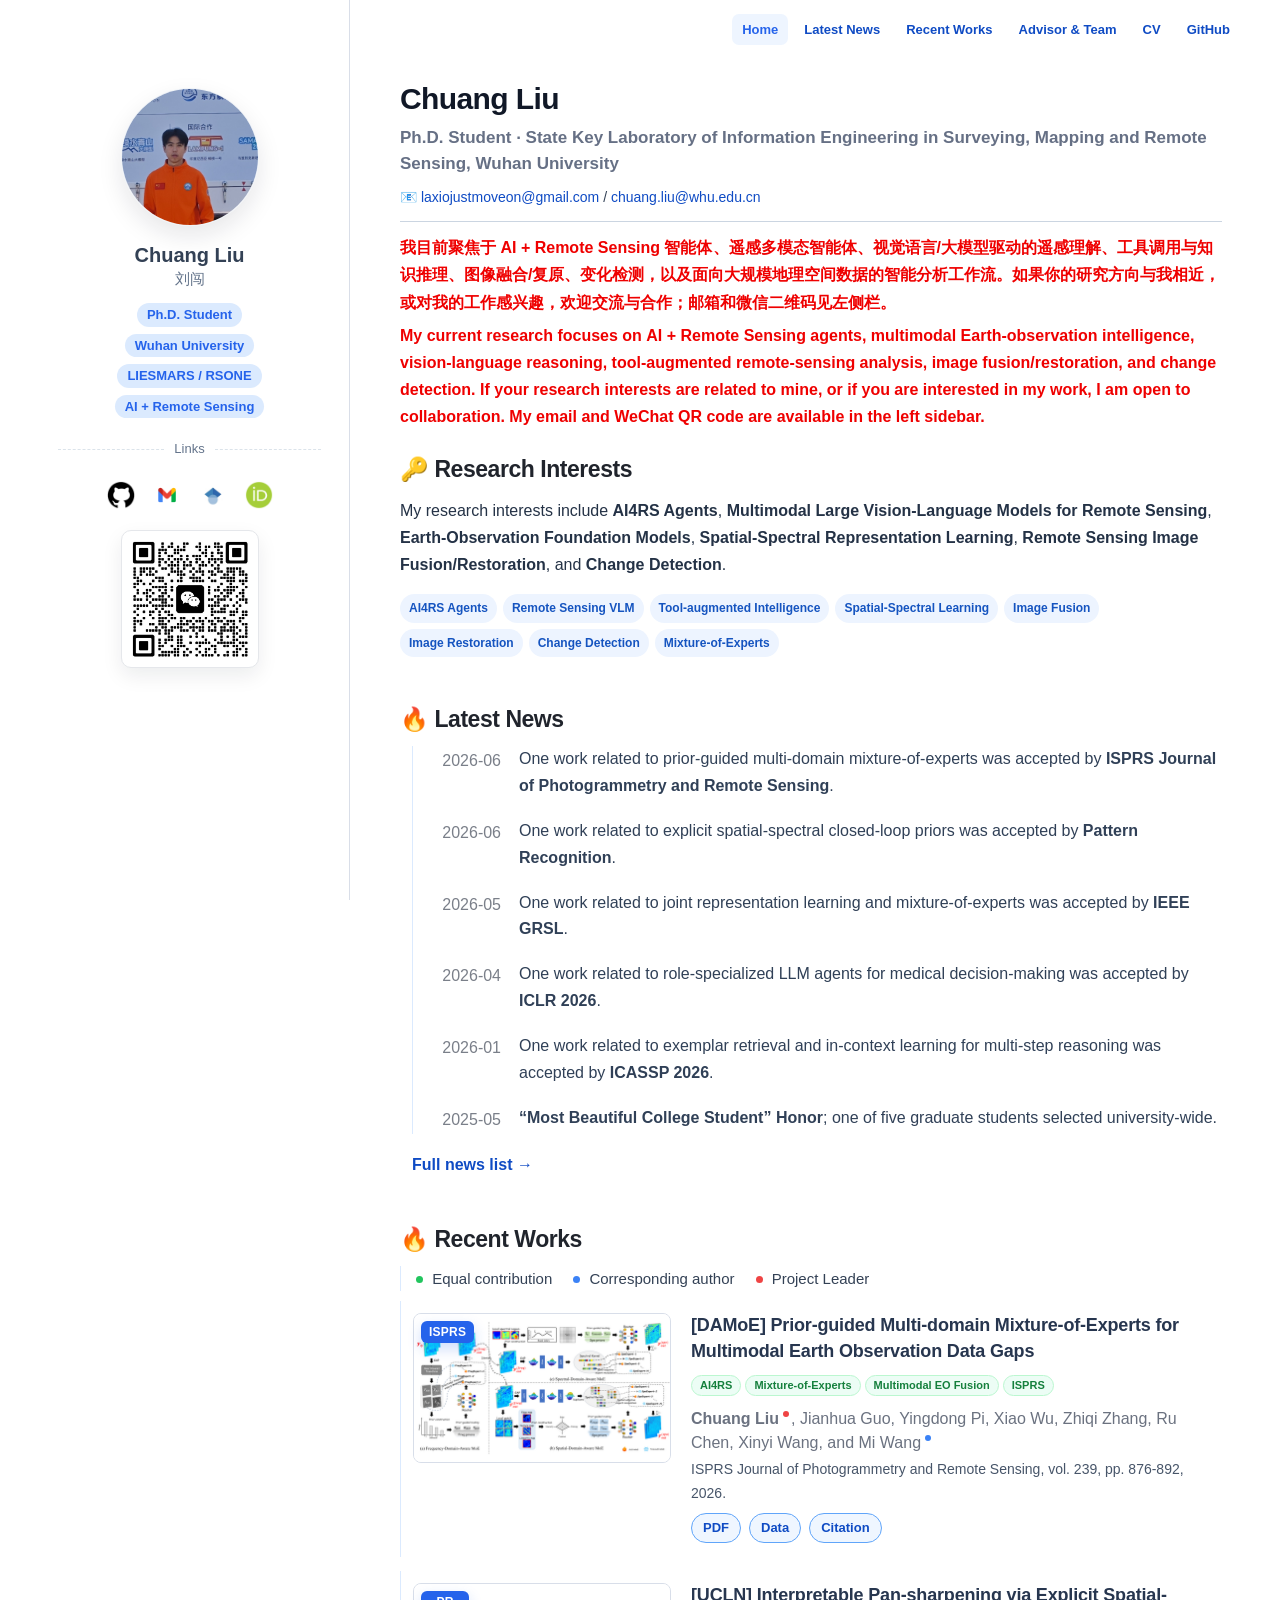
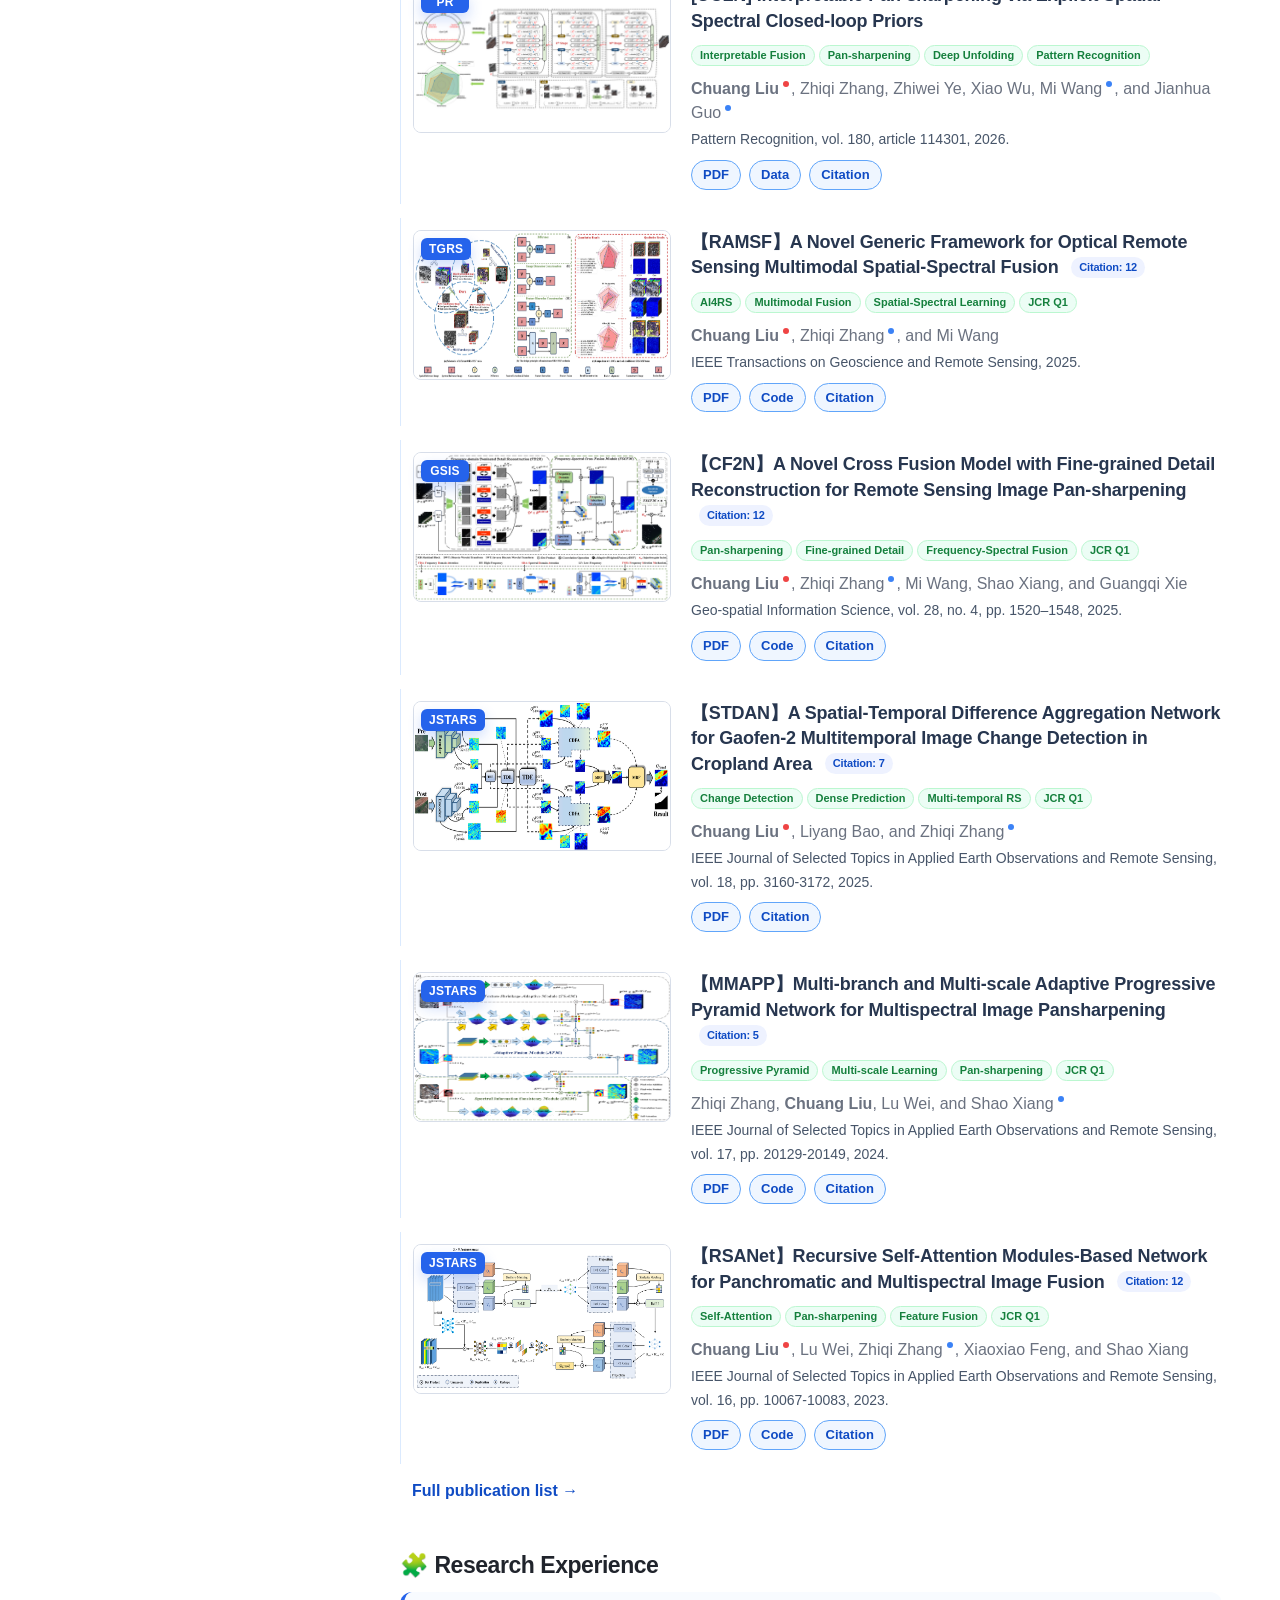
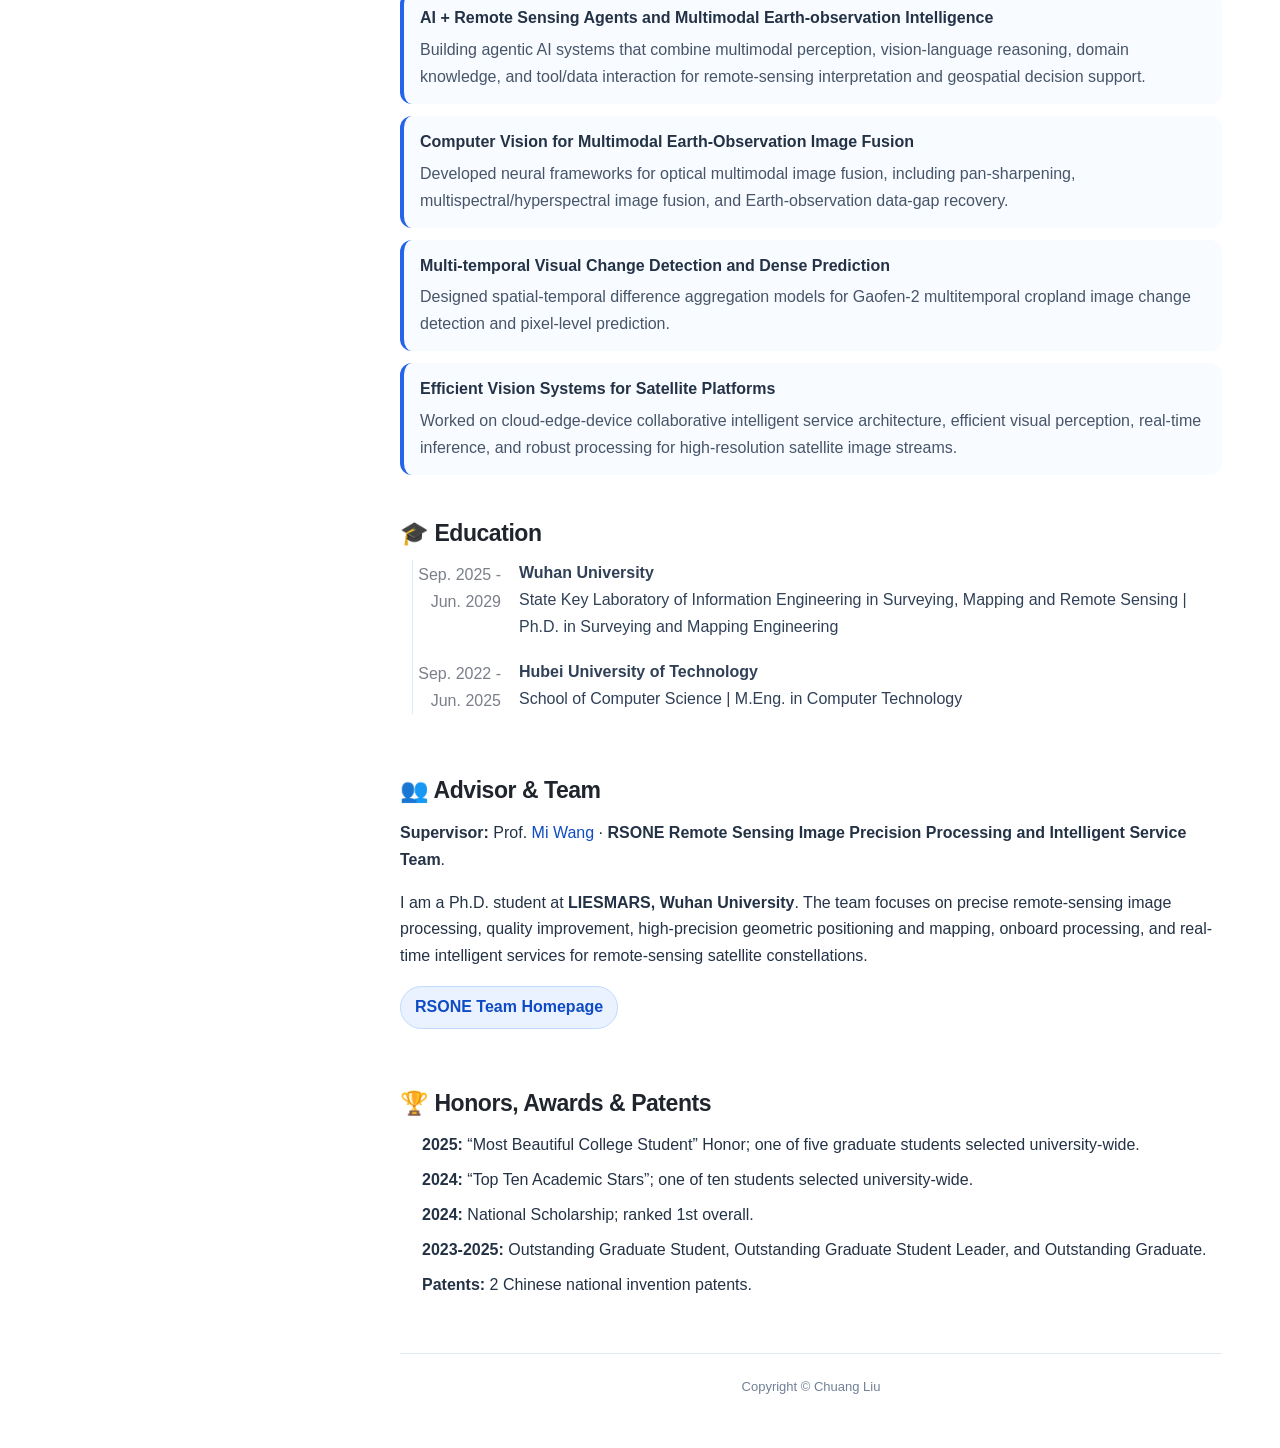
<file: index.html>
<!DOCTYPE html>

<html lang="en">
<head>
<meta charset="utf-8"/>
<meta content="width=device-width, initial-scale=1.0" name="viewport"/>
<meta content="Chuang Liu" name="author"/>
<meta content="Academic homepage of Chuang Liu, Ph.D. student at Wuhan University, focusing on AI + Remote Sensing agents and multimodal Earth-observation intelligence." name="description"/>
<title>Chuang Liu (刘闯)</title>
<link href="./files/materialize.min.css" media="screen,projection" rel="stylesheet" type="text/css"/>
<link href="./files/style.css" media="screen,projection" rel="stylesheet" type="text/css"/>
<link href="./files/custom.css" media="screen,projection" rel="stylesheet" type="text/css"/>
<link href="./images/favicon.svg" rel="shortcut icon"/>
</head>
<body class="split-layout">
<aside aria-label="Profile sidebar" class="profile-sidebar">
<img alt="Chuang Liu profile photo" class="sidebar-photo" src="./images/profile.jpg"/>
<h2 class="sidebar-name">Chuang Liu</h2>
<div class="sidebar-cn">刘闯</div>
<div class="side-badges">
<span>Ph.D. Student</span>
<span>Wuhan University</span>
<span>LIESMARS / RSONE</span>
<span>AI + Remote Sensing</span>
</div>
<div class="sidebar-divider"><span>Links</span></div>
<div class="sidebar-links">
<a href="https://github.com/JUSTM0VE0N" rel="noopener" target="_blank" title="GitHub"><img alt="GitHub" src="./images/icon-github.png"/></a>
<a href="mailto:laxiojustmoveon@gmail.com" title="Email"><img alt="Email" src="./images/icon-email.png"/></a>
<a href="https://scholar.google.com.hk/citations?user=1uEs4R8AAAAJ&amp;hl=zh-CN" rel="noopener" target="_blank" title="Google Scholar"><img alt="Google Scholar" src="./images/icon-google-scholar.png"/></a>
<a href="https://orcid.org/0009-0001-8246-3417" rel="noopener" target="_blank" title="ORCID"><img alt="ORCID" src="./images/icon-orcid.png"/></a>
</div>
<div aria-label="WeChat QR code" class="wechat-qr-block">
<img alt="WeChat QR code" src="./images/wechat-qr.jpg"/>
</div>
</aside>
<main class="main-panel">
<nav aria-label="Main navigation" class="top-menu">
<a class="active" href="#home">Home</a>
<a href="#news">Latest News</a>
<a href="#recent_works">Recent Works</a>
<a href="#team">Advisor &amp; Team</a>
<a href="./cv.html">CV</a>
<a class="github-mini" href="https://github.com/JUSTM0VE0N" rel="noopener" target="_blank" title="GitHub">GitHub</a>
</nav>
<section class="content-section intro-section scrollspy" id="home">
<h1>Chuang Liu</h1>
<p class="intro-role"><b>Ph.D. Student</b> · State Key Laboratory of Information Engineering in Surveying, Mapping and Remote Sensing, Wuhan University</p>
<p class="intro-email">📧 <a href="mailto:laxiojustmoveon@gmail.com">laxiojustmoveon@gmail.com</a> / <a href="mailto:chuang.liu@whu.edu.cn">chuang.liu@whu.edu.cn</a></p>
<div class="recruiting-note">
<p>我目前聚焦于 <b>AI + Remote Sensing 智能体</b>、遥感多模态智能体、视觉语言/大模型驱动的遥感理解、工具调用与知识推理、图像融合/复原、变化检测，以及面向大规模地理空间数据的智能分析工作流。如果你的研究方向与我相近，或对我的工作感兴趣，欢迎交流与合作；邮箱和微信二维码见左侧栏。</p>
<p>My current research focuses on <b>AI + Remote Sensing agents</b>, multimodal Earth-observation intelligence, vision-language reasoning, tool-augmented remote-sensing analysis, image fusion/restoration, and change detection. If your research interests are related to mine, or if you are interested in my work, I am open to collaboration. My email and WeChat QR code are available in the left sidebar.</p>
</div>
<h2>🔑 Research Interests</h2>
<p>My research interests include <b>AI4RS Agents</b>, <b>Multimodal Large Vision-Language Models for Remote Sensing</b>, <b>Earth-Observation Foundation Models</b>, <b>Spatial-Spectral Representation Learning</b>, <b>Remote Sensing Image Fusion/Restoration</b>, and <b>Change Detection</b>.</p>
<div class="interest-tags">
<span>AI4RS Agents</span>
<span>Remote Sensing VLM</span>
<span>Tool-augmented Intelligence</span>
<span>Spatial-Spectral Learning</span>
<span>Image Fusion</span>
<span>Image Restoration</span>
<span>Change Detection</span>
<span>Mixture-of-Experts</span>
</div>
</section>
<section class="content-section scrollspy" id="news">
<h2>🔥 Latest News</h2>
<div class="news-timeline">
<div class="news-row"><time>2026-06</time><p>One work related to prior-guided multi-domain mixture-of-experts was accepted by <b>ISPRS Journal of Photogrammetry and Remote Sensing</b>.</p></div>
        <div class="news-row"><time>2026-06</time><p>One work related to explicit spatial-spectral closed-loop priors was accepted by <b>Pattern Recognition</b>.</p></div>
        <div class="news-row"><time>2026-05</time><p>One work related to joint representation learning and mixture-of-experts was accepted by <b>IEEE GRSL</b>.</p></div>
        <div class="news-row"><time>2026-04</time><p>One work related to role-specialized LLM agents for medical decision-making was accepted by <b>ICLR 2026</b>.</p></div>
        <div class="news-row"><time>2026-01</time><p>One work related to exemplar retrieval and in-context learning for multi-step reasoning was accepted by <b>ICASSP 2026</b>.</p></div>
        <div class="news-row"><time>2025-05</time><p><b>“Most Beautiful College Student” Honor</b>; one of five graduate students selected university-wide.</p></div>
</div>
<p class="full-list-link"><a href="./news.html">Full news list →</a></p>
</section>
<section class="content-section scrollspy" id="recent_works">
<h2>🔥 Recent Works</h2>
<div aria-label="Author role legend" class="paper-legend">
<span><i class="role-dot equal"></i> Equal contribution</span>
<span><i class="role-dot corr"></i> Corresponding author</span>
<span><i class="role-dot lead"></i> Project Leader</span>
</div>
<article class="work-card">
<div class="work-thumb"><span class="venue-badge">ISPRS</span><img alt="DAMoE thumbnail" src="./images/damoe_thumb.png"/></div>
<div class="work-body">
<div class="work-title">[DAMoE] Prior-guided Multi-domain Mixture-of-Experts for Multimodal Earth Observation Data Gaps</div>
<div class="work-tags"><span>AI4RS</span><span>Mixture-of-Experts</span><span>Multimodal EO Fusion</span><span>ISPRS</span></div>
<div class="work-authors"><b>Chuang Liu</b><sup class="role-dot lead"></sup>, Jianhua Guo, Yingdong Pi, Xiao Wu, Zhiqi Zhang, Ru Chen, Xinyi Wang, and Mi Wang<sup class="role-dot corr"></sup></div>
<div class="work-venue">ISPRS Journal of Photogrammetry and Remote Sensing, vol. 239, pp. 876-892, 2026.</div>
<div class="work-links"><a href="./papers/damoe.pdf" rel="noopener" target="_blank">PDF</a><a href="https://github.com/JUSTM0VE0N/RSMIF_Project" rel="noopener" target="_blank">Data</a><a href="./citations/damoe.bib" rel="noopener" target="_blank">Citation</a></div>
</div>
</article>
<article class="work-card">
<div class="work-thumb"><span class="venue-badge">PR</span><img alt="UCLN thumbnail" src="./images/ucln_thumb.png"/></div>
<div class="work-body">
<div class="work-title">[UCLN] Interpretable Pan-sharpening via Explicit Spatial-Spectral Closed-loop Priors</div>
<div class="work-tags"><span>Interpretable Fusion</span><span>Pan-sharpening</span><span>Deep Unfolding</span><span>Pattern Recognition</span></div>
<div class="work-authors"><b>Chuang Liu</b><sup class="role-dot lead"></sup>, Zhiqi Zhang, Zhiwei Ye, Xiao Wu, Mi Wang<sup class="role-dot corr"></sup>, and Jianhua Guo<sup class="role-dot corr"></sup></div>
<div class="work-venue">Pattern Recognition, vol. 180, article 114301, 2026.</div>
<div class="work-links"><a href="./papers/ucln.pdf" rel="noopener" target="_blank">PDF</a><a href="https://github.com/JUSTM0VE0N/RSMIF_Project" rel="noopener" target="_blank">Data</a><a href="./citations/ucln.bib" rel="noopener" target="_blank">Citation</a></div>
</div>
</article>
<article class="work-card">
<div class="work-thumb"><span class="venue-badge">TGRS</span><img alt="RAMSF thumbnail" src="./images/ramsf_thumb.png"/></div>
<div class="work-body">
<div class="work-title">【RAMSF】A Novel Generic Framework for Optical Remote Sensing Multimodal Spatial-Spectral Fusion <a class="citation-badge scholar-citation" href="https://scholar.google.com.hk/citations?hl=zh-CN&amp;user=1uEs4R8AAAAJ&amp;view_op=list_works&amp;sortby=pubdate" rel="noopener" target="_blank">Citation: 12</a></div>
<div class="work-tags"><span>AI4RS</span><span>Multimodal Fusion</span><span>Spatial-Spectral Learning</span><span>JCR Q1</span></div>
<div class="work-authors"><b>Chuang Liu</b><sup class="role-dot lead"></sup>, Zhiqi Zhang<sup class="role-dot corr"></sup>, and Mi Wang</div>
<div class="work-venue">IEEE Transactions on Geoscience and Remote Sensing, 2025.</div>
<div class="work-links"><a href="./papers/ramsf.pdf" rel="noopener" target="_blank">PDF</a><a href="https://github.com/JUSTM0VE0N/RAMSF" rel="noopener" target="_blank">Code</a><a href="./citations/ramsf.bib" rel="noopener" target="_blank">Citation</a></div>
</div>
</article>
<article class="work-card">
<div class="work-thumb"><span class="venue-badge">GSIS</span><img alt="CF2N thumbnail" src="./images/cf2n_thumb.png"/></div>
<div class="work-body">
<div class="work-title">【CF2N】A Novel Cross Fusion Model with Fine-grained Detail Reconstruction for Remote Sensing Image Pan-sharpening <a class="citation-badge scholar-citation" href="https://scholar.google.com.hk/citations?hl=zh-CN&amp;user=1uEs4R8AAAAJ&amp;view_op=list_works&amp;sortby=pubdate" rel="noopener" target="_blank">Citation: 12</a></div>
<div class="work-tags"><span>Pan-sharpening</span><span>Fine-grained Detail</span><span>Frequency-Spectral Fusion</span><span>JCR Q1</span></div>
<div class="work-authors"><b>Chuang Liu</b><sup class="role-dot lead"></sup>, Zhiqi Zhang<sup class="role-dot corr"></sup>, Mi Wang, Shao Xiang, and Guangqi Xie</div>
<div class="work-venue">Geo-spatial Information Science, vol. 28, no. 4, pp. 1520&ndash;1548, 2025.</div>
<div class="work-links"><a href="./papers/cf2n.pdf" rel="noopener" target="_blank">PDF</a><a href="https://github.com/JUSTM0VE0N/CF2N" rel="noopener" target="_blank">Code</a><a href="./citations/cf2n.bib" rel="noopener" target="_blank">Citation</a></div>
</div>
</article>
<article class="work-card">
<div class="work-thumb"><span class="venue-badge">JSTARS</span><img alt="STDAN thumbnail" src="./images/stdan_thumb.png"/></div>
<div class="work-body">
<div class="work-title">【STDAN】A Spatial-Temporal Difference Aggregation Network for Gaofen-2 Multitemporal Image Change Detection in Cropland Area <a class="citation-badge scholar-citation" href="https://scholar.google.com.hk/citations?hl=zh-CN&amp;user=1uEs4R8AAAAJ&amp;view_op=list_works&amp;sortby=pubdate" rel="noopener" target="_blank">Citation: 7</a></div>
<div class="work-tags"><span>Change Detection</span><span>Dense Prediction</span><span>Multi-temporal RS</span><span>JCR Q1</span></div>
<div class="work-authors"><b>Chuang Liu</b><sup class="role-dot lead"></sup>, Liyang Bao, and Zhiqi Zhang<sup class="role-dot corr"></sup></div>
<div class="work-venue">IEEE Journal of Selected Topics in Applied Earth Observations and Remote Sensing, vol. 18, pp. 3160-3172, 2025.</div>
<div class="work-links"><a href="./papers/stdan.pdf" rel="noopener" target="_blank">PDF</a><a href="./citations/stdan.bib" rel="noopener" target="_blank">Citation</a></div>
</div>
</article>
<article class="work-card">
<div class="work-thumb"><span class="venue-badge">JSTARS</span><img alt="MMAPP thumbnail" src="./images/mmapp_thumb.png"/></div>
<div class="work-body">
<div class="work-title">【MMAPP】Multi-branch and Multi-scale Adaptive Progressive Pyramid Network for Multispectral Image Pansharpening <a class="citation-badge scholar-citation" href="https://scholar.google.com.hk/citations?hl=zh-CN&amp;user=1uEs4R8AAAAJ&amp;view_op=list_works&amp;sortby=pubdate" rel="noopener" target="_blank">Citation: 5</a></div>
<div class="work-tags"><span>Progressive Pyramid</span><span>Multi-scale Learning</span><span>Pan-sharpening</span><span>JCR Q1</span></div>
<div class="work-authors">Zhiqi Zhang, <b>Chuang Liu</b>, Lu Wei, and Shao Xiang<sup class="role-dot corr"></sup></div>
<div class="work-venue">IEEE Journal of Selected Topics in Applied Earth Observations and Remote Sensing, vol. 17, pp. 20129-20149, 2024.</div>
<div class="work-links"><a href="./papers/mmapp.pdf" rel="noopener" target="_blank">PDF</a><a href="https://github.com/JUSTM0VE0N/MMAPP" rel="noopener" target="_blank">Code</a><a href="./citations/mmapp.bib" rel="noopener" target="_blank">Citation</a></div>
</div>
</article>
<article class="work-card">
<div class="work-thumb"><span class="venue-badge">JSTARS</span><img alt="RSANet thumbnail" src="./images/rsanet_thumb.png"/></div>
<div class="work-body">
<div class="work-title">【RSANet】Recursive Self-Attention Modules-Based Network for Panchromatic and Multispectral Image Fusion <a class="citation-badge scholar-citation" href="https://scholar.google.com.hk/citations?hl=zh-CN&amp;user=1uEs4R8AAAAJ&amp;view_op=list_works&amp;sortby=pubdate" rel="noopener" target="_blank">Citation: 12</a></div>
<div class="work-tags"><span>Self-Attention</span><span>Pan-sharpening</span><span>Feature Fusion</span><span>JCR Q1</span></div>
<div class="work-authors"><b>Chuang Liu</b><sup class="role-dot lead"></sup>, Lu Wei, Zhiqi Zhang<sup class="role-dot corr"></sup>, Xiaoxiao Feng, and Shao Xiang</div>
<div class="work-venue">IEEE Journal of Selected Topics in Applied Earth Observations and Remote Sensing, vol. 16, pp. 10067-10083, 2023.</div>
<div class="work-links"><a href="./papers/rsanet.pdf" rel="noopener" target="_blank">PDF</a><a href="https://github.com/JUSTM0VE0N/RSANet" rel="noopener" target="_blank">Code</a><a href="./citations/rsanet.bib" rel="noopener" target="_blank">Citation</a></div>
</div>
</article>
<p class="full-list-link"><a href="./publications.html">Full publication list →</a></p>
</section>
<section class="content-section scrollspy" id="experience">
<h2>🧩 Research Experience</h2>
<div class="experience-list">
<div class="experience-card"><b>AI + Remote Sensing Agents and Multimodal Earth-observation Intelligence</b><p>Building agentic AI systems that combine multimodal perception, vision-language reasoning, domain knowledge, and tool/data interaction for remote-sensing interpretation and geospatial decision support.</p></div>
<div class="experience-card"><b>Computer Vision for Multimodal Earth-Observation Image Fusion</b><p>Developed neural frameworks for optical multimodal image fusion, including pan-sharpening, multispectral/hyperspectral image fusion, and Earth-observation data-gap recovery.</p></div>
<div class="experience-card"><b>Multi-temporal Visual Change Detection and Dense Prediction</b><p>Designed spatial-temporal difference aggregation models for Gaofen-2 multitemporal cropland image change detection and pixel-level prediction.</p></div>
<div class="experience-card"><b>Efficient Vision Systems for Satellite Platforms</b><p>Worked on cloud-edge-device collaborative intelligent service architecture, efficient visual perception, real-time inference, and robust processing for high-resolution satellite image streams.</p></div>
</div>
</section>
<section class="content-section scrollspy" id="education">
<h2>🎓 Education</h2>
<div class="timeline-list">
<!--<div class="timeline-row"><time>Jul. 2026 - Aug. 2026</time><p><b>Nanyang Technological University, Singapore</b><br/>College of Computing and Data Science | Elite Program / Summer Program</p></div>-->
<div class="timeline-row"><time>Sep. 2025 - Jun. 2029</time><p><b>Wuhan University</b><br/>State Key Laboratory of Information Engineering in Surveying, Mapping and Remote Sensing | Ph.D. in Surveying and Mapping Engineering</p></div>
<div class="timeline-row"><time>Sep. 2022 - Jun. 2025</time><p><b>Hubei University of Technology</b><br/>School of Computer Science | M.Eng. in Computer Technology</p></div>
<!--<div class="timeline-row"><time>Sep. 2018 - Jun. 2022</time><p><b>China University of Geosciences, Jiangcheng College</b><br/>B.Eng. in Computer Science and Technology</p></div>-->
</div>
</section>
<section class="content-section scrollspy" id="team">
<h2>👥 Advisor &amp; Team</h2>
<p><b>Supervisor:</b> Prof. <a href="https://rsone.whu.edu.cn/home/index/list.html?id=8" rel="noopener" target="_blank">Mi Wang</a> · <b>RSONE Remote Sensing Image Precision Processing and Intelligent Service Team</b>.</p>
<p>I am a Ph.D. student at <b>LIESMARS, Wuhan University</b>. The team focuses on precise remote-sensing image processing, quality improvement, high-precision geometric positioning and mapping, onboard processing, and real-time intelligent services for remote-sensing satellite constellations.</p>
<p><a class="blue-button" href="https://rsone.whu.edu.cn/home/index/list.html?id=1" rel="noopener" target="_blank">RSONE Team Homepage</a></p>
</section>
<section class="content-section scrollspy" id="awards">
<h2>🏆 Honors, Awards &amp; Patents</h2>
<ul class="compact-list">
<!--<li><b>2025:</b> BYD Scholarship; ranked 1st overall in the State Key Laboratory.</li>-->
<li><b>2025:</b> “Most Beautiful College Student” Honor; one of five graduate students selected university-wide.</li>
<li><b>2024:</b> “Top Ten Academic Stars”; one of ten students selected university-wide.</li>
<li><b>2024:</b> National Scholarship; ranked 1st overall.</li>
<li><b>2023-2025:</b> Outstanding Graduate Student, Outstanding Graduate Student Leader, and Outstanding Graduate.</li>
<li><b>Patents:</b> 2 Chinese national invention patents.</li>
</ul>
</section>
<footer class="site-footer">Copyright © Chuang Liu</footer>
</main>
</body>
</html>
</file>
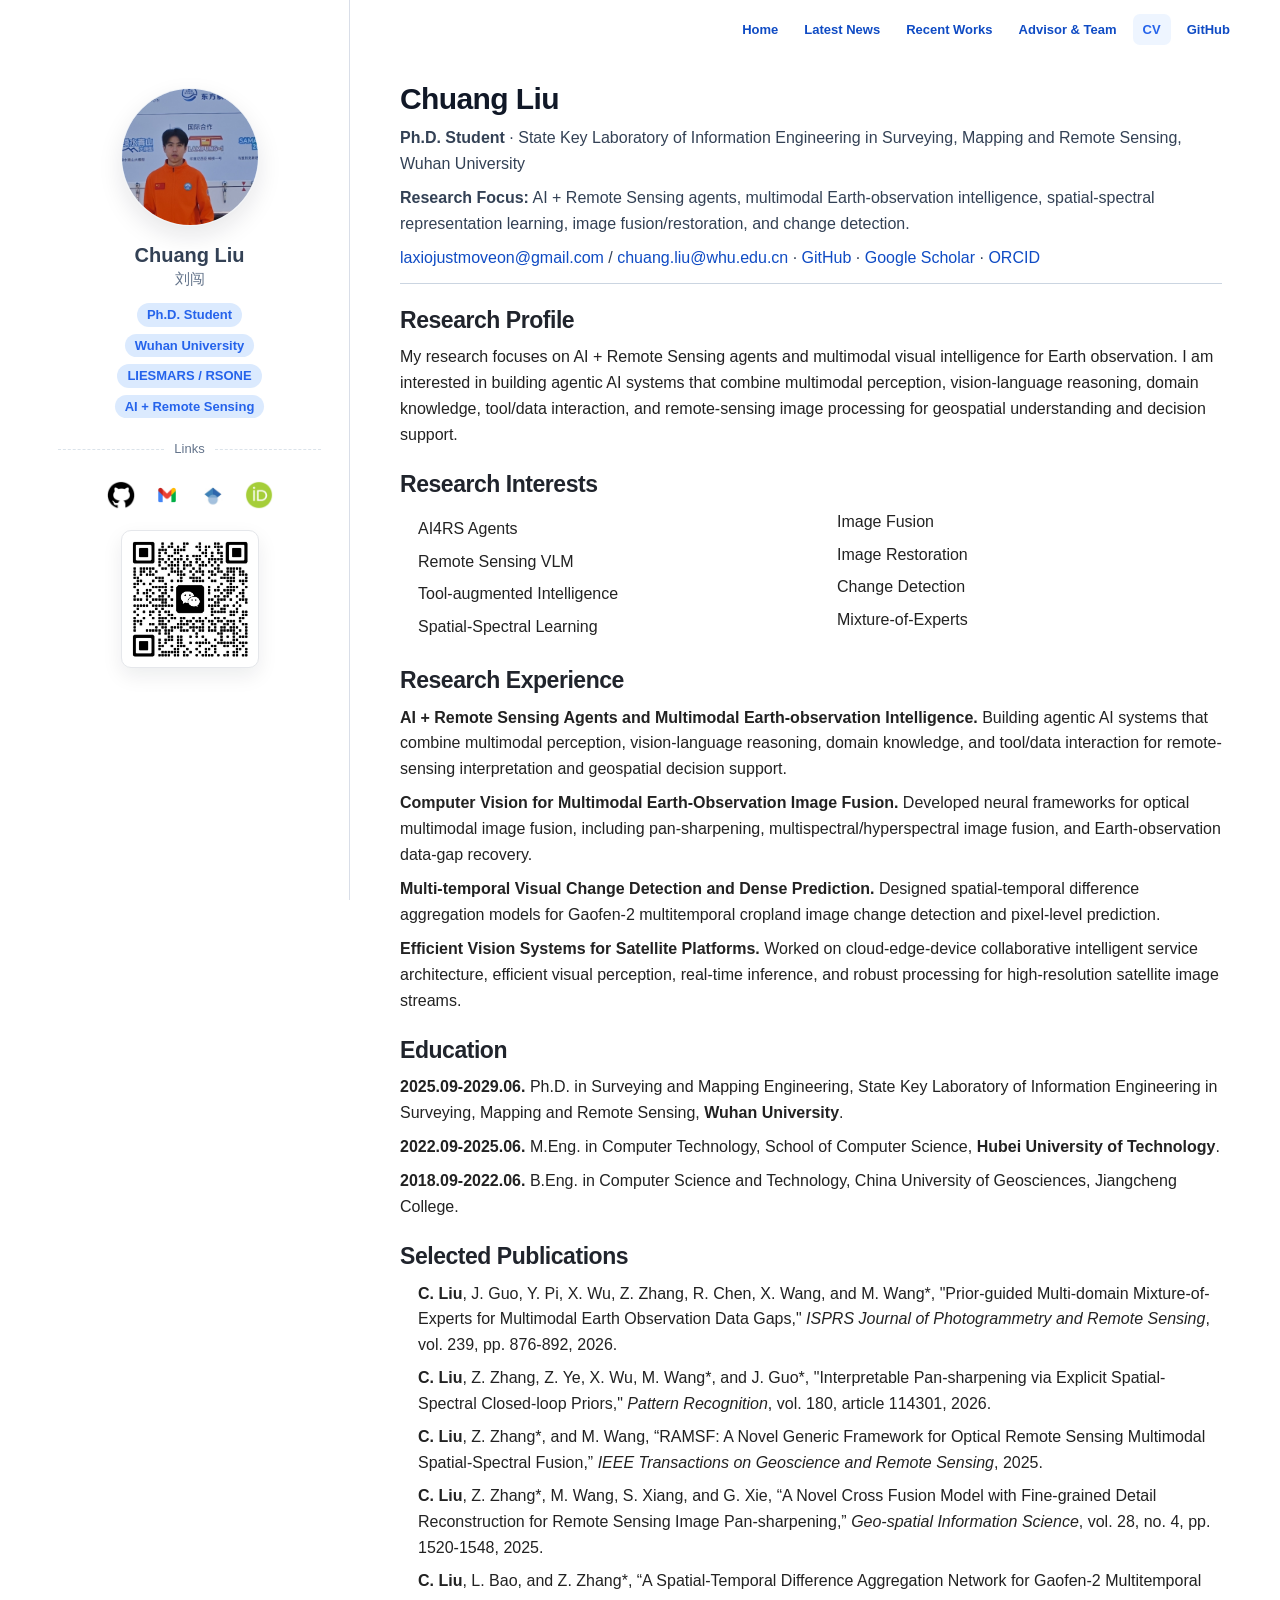
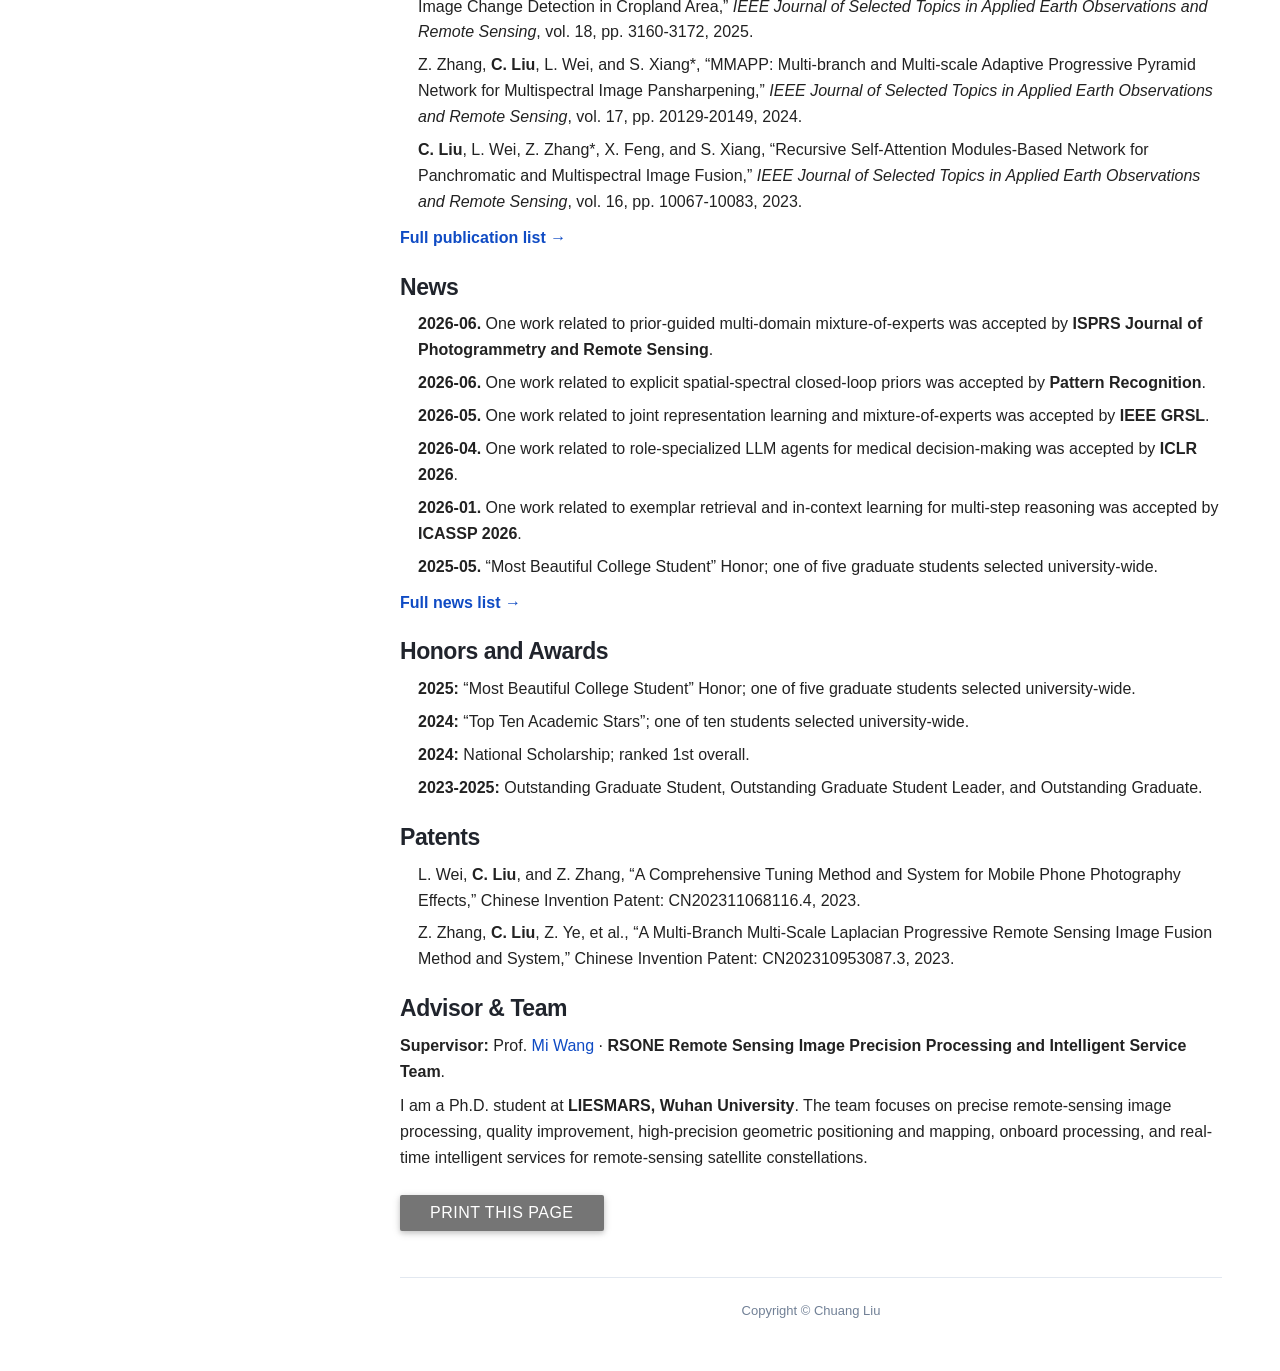
<file: cv.html>
<!DOCTYPE html>
<html lang="en">
<head>
<meta charset="utf-8"/>
<meta content="width=device-width, initial-scale=1.0" name="viewport"/>
<meta content="Chuang Liu" name="author"/>
<meta content="CV of Chuang Liu" name="description"/>
<title>CV | Chuang Liu</title>
<link href="./files/materialize.min.css" media="screen,projection" rel="stylesheet" type="text/css"/>
<link href="./files/style.css" media="screen,projection" rel="stylesheet" type="text/css"/>
<link href="./files/custom.css" media="screen,projection" rel="stylesheet" type="text/css"/>
<link href="./images/favicon.svg" rel="shortcut icon"/>
</head>
<body class="split-layout cv-page-static">
<aside aria-label="Profile sidebar" class="profile-sidebar">
<img alt="Chuang Liu profile photo" class="sidebar-photo" src="./images/profile.jpg"/>
<h2 class="sidebar-name">Chuang Liu</h2>
<div class="sidebar-cn">刘闯</div>
<div class="side-badges">
<span>Ph.D. Student</span>
<span>Wuhan University</span>
<span>LIESMARS / RSONE</span>
<span>AI + Remote Sensing</span>
</div>
<div class="sidebar-divider"><span>Links</span></div>
<div class="sidebar-links">
<a href="https://github.com/JUSTM0VE0N" rel="noopener" target="_blank" title="GitHub"><img alt="GitHub" src="./images/icon-github.png"/></a>
<a href="mailto:laxiojustmoveon@gmail.com" title="Email"><img alt="Email" src="./images/icon-email.png"/></a>
<a href="https://scholar.google.com.hk/citations?user=1uEs4R8AAAAJ&amp;hl=zh-CN" rel="noopener" target="_blank" title="Google Scholar"><img alt="Google Scholar" src="./images/icon-google-scholar.png"/></a>
<a href="https://orcid.org/0009-0001-8246-3417" rel="noopener" target="_blank" title="ORCID"><img alt="ORCID" src="./images/icon-orcid.png"/></a>
</div>
<div aria-label="WeChat QR code" class="wechat-qr-block">
<img alt="WeChat QR code" src="./images/wechat-qr.jpg"/>
</div>
</aside>
<main class="main-panel">
<nav aria-label="Main navigation" class="top-menu">
<a href="./index.html#home">Home</a>
<a href="./index.html#news">Latest News</a>
<a href="./index.html#recent_works">Recent Works</a>
<a href="./index.html#team">Advisor &amp; Team</a>
<a class="active" href="./cv.html">CV</a>
<a class="github-mini" href="https://github.com/JUSTM0VE0N" rel="noopener" target="_blank" title="GitHub">GitHub</a>
</nav>
<section class="content-section cv-section" id="cv">
<h1>Chuang Liu</h1>
<p class="cv-subtitle"><b>Ph.D. Student</b> · State Key Laboratory of Information Engineering in Surveying, Mapping and Remote Sensing, Wuhan University</p>
<p class="cv-subtitle"><b>Research Focus:</b> AI + Remote Sensing agents, multimodal Earth-observation intelligence, spatial-spectral representation learning, image fusion/restoration, and change detection.</p>
<p class="cv-contact"><a href="mailto:laxiojustmoveon@gmail.com">laxiojustmoveon@gmail.com</a> / <a href="mailto:chuang.liu@whu.edu.cn">chuang.liu@whu.edu.cn</a> · <a href="https://github.com/JUSTM0VE0N" target="_blank" rel="noopener">GitHub</a> · <a href="https://scholar.google.com.hk/citations?user=1uEs4R8AAAAJ&amp;hl=zh-CN" target="_blank" rel="noopener">Google Scholar</a> · <a href="https://orcid.org/0009-0001-8246-3417" target="_blank" rel="noopener">ORCID</a></p>

<h2>Research Profile</h2>
<p>My research focuses on AI + Remote Sensing agents and multimodal visual intelligence for Earth observation. I am interested in building agentic AI systems that combine multimodal perception, vision-language reasoning, domain knowledge, tool/data interaction, and remote-sensing image processing for geospatial understanding and decision support.</p>

<h2>Research Interests</h2>
<ul class="cv-list inline-list">
<li>AI4RS Agents</li>
<li>Remote Sensing VLM</li>
<li>Tool-augmented Intelligence</li>
<li>Spatial-Spectral Learning</li>
<li>Image Fusion</li>
<li>Image Restoration</li>
<li>Change Detection</li>
<li>Mixture-of-Experts</li>
</ul>

<h2>Research Experience</h2>
<p><b>AI + Remote Sensing Agents and Multimodal Earth-observation Intelligence.</b> Building agentic AI systems that combine multimodal perception, vision-language reasoning, domain knowledge, and tool/data interaction for remote-sensing interpretation and geospatial decision support.</p>
<p><b>Computer Vision for Multimodal Earth-Observation Image Fusion.</b> Developed neural frameworks for optical multimodal image fusion, including pan-sharpening, multispectral/hyperspectral image fusion, and Earth-observation data-gap recovery.</p>
<p><b>Multi-temporal Visual Change Detection and Dense Prediction.</b> Designed spatial-temporal difference aggregation models for Gaofen-2 multitemporal cropland image change detection and pixel-level prediction.</p>
<p><b>Efficient Vision Systems for Satellite Platforms.</b> Worked on cloud-edge-device collaborative intelligent service architecture, efficient visual perception, real-time inference, and robust processing for high-resolution satellite image streams.</p>

<h2>Education</h2>
<p><b>2025.09-2029.06.</b> Ph.D. in Surveying and Mapping Engineering, State Key Laboratory of Information Engineering in Surveying, Mapping and Remote Sensing, <b>Wuhan University</b>.</p>
<p><b>2022.09-2025.06.</b> M.Eng. in Computer Technology, School of Computer Science, <b>Hubei University of Technology</b>.</p>
<p><b>2018.09-2022.06.</b> B.Eng. in Computer Science and Technology, China University of Geosciences, Jiangcheng College.</p>

<h2>Selected Publications</h2>
<ul class="cv-pub-list">
<li><b>C. Liu</b>, J. Guo, Y. Pi, X. Wu, Z. Zhang, R. Chen, X. Wang, and M. Wang*, "Prior-guided Multi-domain Mixture-of-Experts for Multimodal Earth Observation Data Gaps," <i>ISPRS Journal of Photogrammetry and Remote Sensing</i>, vol. 239, pp. 876-892, 2026.</li>
<li><b>C. Liu</b>, Z. Zhang, Z. Ye, X. Wu, M. Wang*, and J. Guo*, "Interpretable Pan-sharpening via Explicit Spatial-Spectral Closed-loop Priors," <i>Pattern Recognition</i>, vol. 180, article 114301, 2026.</li>
<li><b>C. Liu</b>, Z. Zhang*, and M. Wang, “RAMSF: A Novel Generic Framework for Optical Remote Sensing Multimodal Spatial-Spectral Fusion,” <i>IEEE Transactions on Geoscience and Remote Sensing</i>, 2025.</li>
<li><b>C. Liu</b>, Z. Zhang*, M. Wang, S. Xiang, and G. Xie, “A Novel Cross Fusion Model with Fine-grained Detail Reconstruction for Remote Sensing Image Pan-sharpening,” <i>Geo-spatial Information Science</i>, vol. 28, no. 4, pp. 1520-1548, 2025.</li>
<li><b>C. Liu</b>, L. Bao, and Z. Zhang*, “A Spatial-Temporal Difference Aggregation Network for Gaofen-2 Multitemporal Image Change Detection in Cropland Area,” <i>IEEE Journal of Selected Topics in Applied Earth Observations and Remote Sensing</i>, vol. 18, pp. 3160-3172, 2025.</li>
<li>Z. Zhang, <b>C. Liu</b>, L. Wei, and S. Xiang*, “MMAPP: Multi-branch and Multi-scale Adaptive Progressive Pyramid Network for Multispectral Image Pansharpening,” <i>IEEE Journal of Selected Topics in Applied Earth Observations and Remote Sensing</i>, vol. 17, pp. 20129-20149, 2024.</li>
<li><b>C. Liu</b>, L. Wei, Z. Zhang*, X. Feng, and S. Xiang, “Recursive Self-Attention Modules-Based Network for Panchromatic and Multispectral Image Fusion,” <i>IEEE Journal of Selected Topics in Applied Earth Observations and Remote Sensing</i>, vol. 16, pp. 10067-10083, 2023.</li>
</ul>
<p class="cv-small-link"><a href="./publications.html">Full publication list →</a></p>

<h2>News</h2>
<ul class="cv-list">
<li><b>2026-06.</b> One work related to prior-guided multi-domain mixture-of-experts was accepted by <b>ISPRS Journal of Photogrammetry and Remote Sensing</b>.</li>
<li><b>2026-06.</b> One work related to explicit spatial-spectral closed-loop priors was accepted by <b>Pattern Recognition</b>.</li>
<li><b>2026-05.</b> One work related to joint representation learning and mixture-of-experts was accepted by <b>IEEE GRSL</b>.</li>
<li><b>2026-04.</b> One work related to role-specialized LLM agents for medical decision-making was accepted by <b>ICLR 2026</b>.</li>
<li><b>2026-01.</b> One work related to exemplar retrieval and in-context learning for multi-step reasoning was accepted by <b>ICASSP 2026</b>.</li>
<li><b>2025-05.</b> “Most Beautiful College Student” Honor; one of five graduate students selected university-wide.</li>
</ul>
<p class="cv-small-link"><a href="./news.html">Full news list →</a></p>

<h2>Honors and Awards</h2>
<ul class="cv-list">
<li><b>2025:</b> “Most Beautiful College Student” Honor; one of five graduate students selected university-wide.</li>
<li><b>2024:</b> “Top Ten Academic Stars”; one of ten students selected university-wide.</li>
<li><b>2024:</b> National Scholarship; ranked 1st overall.</li>
<li><b>2023-2025:</b> Outstanding Graduate Student, Outstanding Graduate Student Leader, and Outstanding Graduate.</li>
</ul>

<h2>Patents</h2>
<ul class="cv-list">
<li>L. Wei, <b>C. Liu</b>, and Z. Zhang, “A Comprehensive Tuning Method and System for Mobile Phone Photography Effects,” Chinese Invention Patent: CN202311068116.4, 2023.</li>
<li>Z. Zhang, <b>C. Liu</b>, Z. Ye, et al., “A Multi-Branch Multi-Scale Laplacian Progressive Remote Sensing Image Fusion Method and System,” Chinese Invention Patent: CN202310953087.3, 2023.</li>
</ul>

<h2>Advisor &amp; Team</h2>
<p><b>Supervisor:</b> Prof. <a href="https://rsone.whu.edu.cn/home/index/list.html?id=8" target="_blank" rel="noopener">Mi Wang</a> · <b>RSONE Remote Sensing Image Precision Processing and Intelligent Service Team</b>.</p>
<p>I am a Ph.D. student at <b>LIESMARS, Wuhan University</b>. The team focuses on precise remote-sensing image processing, quality improvement, high-precision geometric positioning and mapping, onboard processing, and real-time intelligent services for remote-sensing satellite constellations.</p>

<p class="cv-print no-print"><button onclick="window.print()" class="btn grey darken-1">Print This Page</button></p>
</section>
<footer class="site-footer">Copyright © Chuang Liu</footer>
</main>
</body>
</html>
</file>
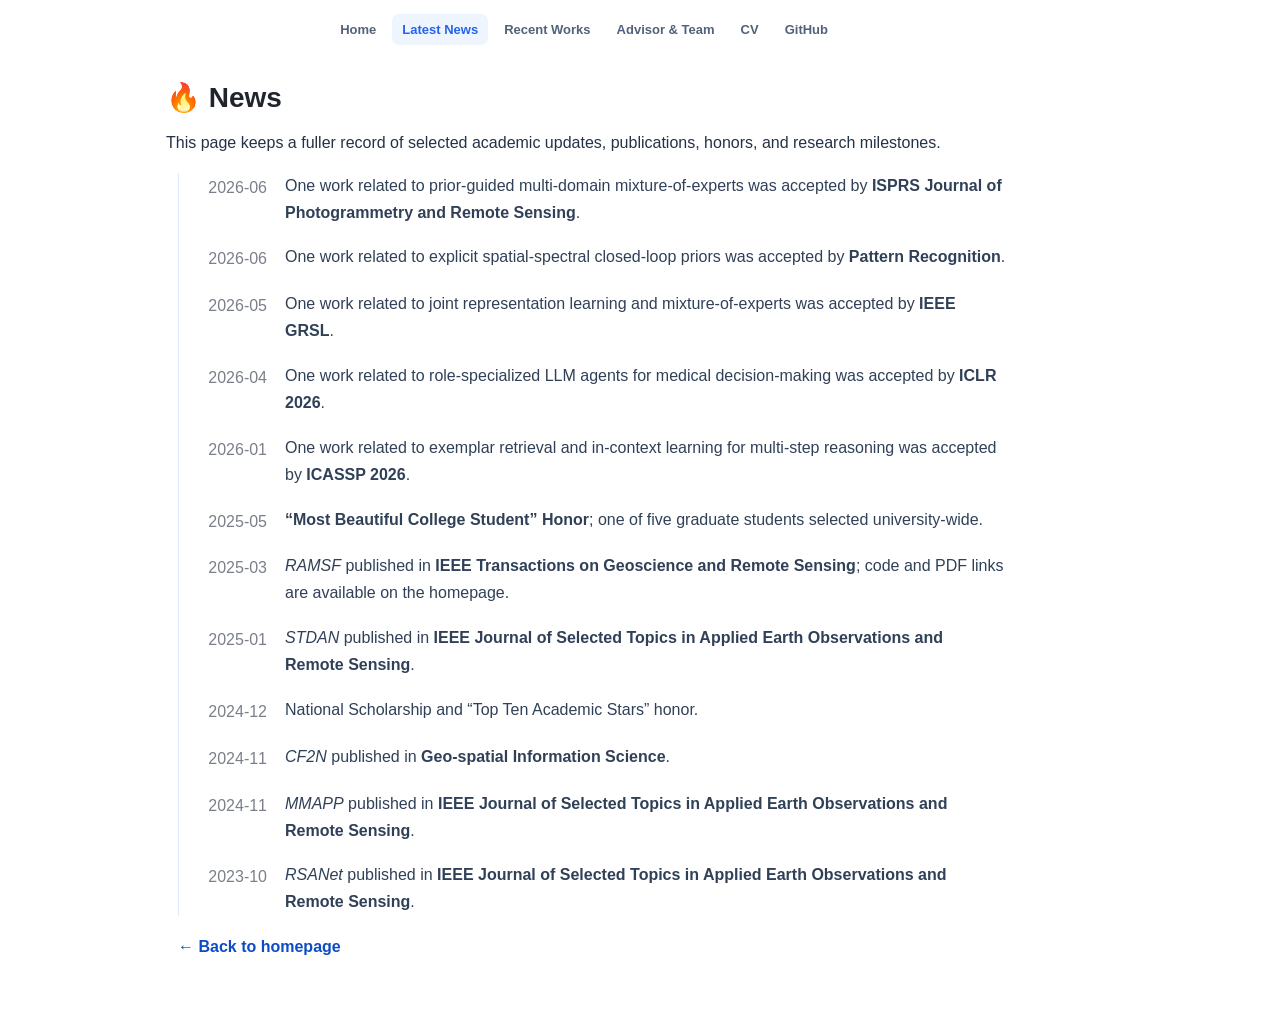
<file: news.html>
<!DOCTYPE html>
<html lang="en">
<head>
  <meta charset="UTF-8">
  <meta name="viewport" content="width=device-width, initial-scale=1.0">
  <title>News | Chuang Liu</title>
  <link href="./files/materialize.min.css" type="text/css" rel="stylesheet" media="screen,projection">
  <link href="./files/style.css" type="text/css" rel="stylesheet" media="screen,projection">
  <link href="./files/custom.css" type="text/css" rel="stylesheet" media="screen,projection">
  <link rel="shortcut icon" href="./images/favicon.svg">
</head>
<body class="publication-page">
  <nav aria-label="Main navigation" class="top-menu publication-top-menu">
<a href="./index.html#home">Home</a>
<a class="active" href="./index.html#news">Latest News</a>
<a href="./index.html#recent_works">Recent Works</a>
<a href="./index.html#team">Advisor &amp; Team</a>
<a href="./cv.html">CV</a>
<a class="github-mini" href="https://github.com/JUSTM0VE0N" rel="noopener" target="_blank" title="GitHub">GitHub</a>
</nav>

  <main class="publication-main">
    <section class="content-section">
      <h1>🔥 News</h1>
      <p>This page keeps a fuller record of selected academic updates, publications, honors, and research milestones.</p>
      <div class="news-timeline full-news-list">
<!--        <div class="news-row"><time>2026-07</time><p>Nanyang Technological University, Singapore, College of Computing and Data Science | Elite Program / Summer Program.</p></div>-->
<!--        <div class="news-row"><time>2026-06</time><p>Research focus updated toward AI + Remote Sensing agents, multimodal visual intelligence, vision-language reasoning, and tool-augmented Earth-observation understanding.</p></div>-->
<!--        <div class="news-row"><time>2026-01</time><p><i>Revisiting Detail Injection Models for Remote Sensing Multimodal Image Fusion via Prior-Consistent Refinement</i> accepted by <b>Geo-spatial Information Science</b>.</p></div>-->
<!--        <div class="news-row"><time>2025-12</time><p>BYD Scholarship; ranked 1st overall in the State Key Laboratory.</p></div>-->
        <div class="news-row"><time>2026-06</time><p>One work related to prior-guided multi-domain mixture-of-experts was accepted by <b>ISPRS Journal of Photogrammetry and Remote Sensing</b>.</p></div>
        <div class="news-row"><time>2026-06</time><p>One work related to explicit spatial-spectral closed-loop priors was accepted by <b>Pattern Recognition</b>.</p></div>
        <div class="news-row"><time>2026-05</time><p>One work related to joint representation learning and mixture-of-experts was accepted by <b>IEEE GRSL</b>.</p></div>
        <div class="news-row"><time>2026-04</time><p>One work related to role-specialized LLM agents for medical decision-making was accepted by <b>ICLR 2026</b>.</p></div>
        <div class="news-row"><time>2026-01</time><p>One work related to exemplar retrieval and in-context learning for multi-step reasoning was accepted by <b>ICASSP 2026</b>.</p></div>
        <div class="news-row"><time>2025-05</time><p><b>“Most Beautiful College Student” Honor</b>; one of five graduate students selected university-wide.</p></div>
        <div class="news-row"><time>2025-03</time><p><i>RAMSF</i> published in <b>IEEE Transactions on Geoscience and Remote Sensing</b>; code and PDF links are available on the homepage.</p></div>
        <div class="news-row"><time>2025-01</time><p><i>STDAN</i> published in <b>IEEE Journal of Selected Topics in Applied Earth Observations and Remote Sensing</b>.</p></div>
        <div class="news-row"><time>2024-12</time><p>National Scholarship and “Top Ten Academic Stars” honor.</p></div>
        <div class="news-row"><time>2024-11</time><p><i>CF2N</i> published in <b>Geo-spatial Information Science</b>.</p></div>
        <div class="news-row"><time>2024-11</time><p><i>MMAPP</i> published in <b>IEEE Journal of Selected Topics in Applied Earth Observations and Remote Sensing</b>.</p></div>
        <div class="news-row"><time>2023-10</time><p><i>RSANet</i> published in <b>IEEE Journal of Selected Topics in Applied Earth Observations and Remote Sensing</b>.</p></div>
      </div>
      <p class="full-list-link"><a href="./index.html#home">← Back to homepage</a></p>
    </section>
  </main>
</body>
</html>
</file>
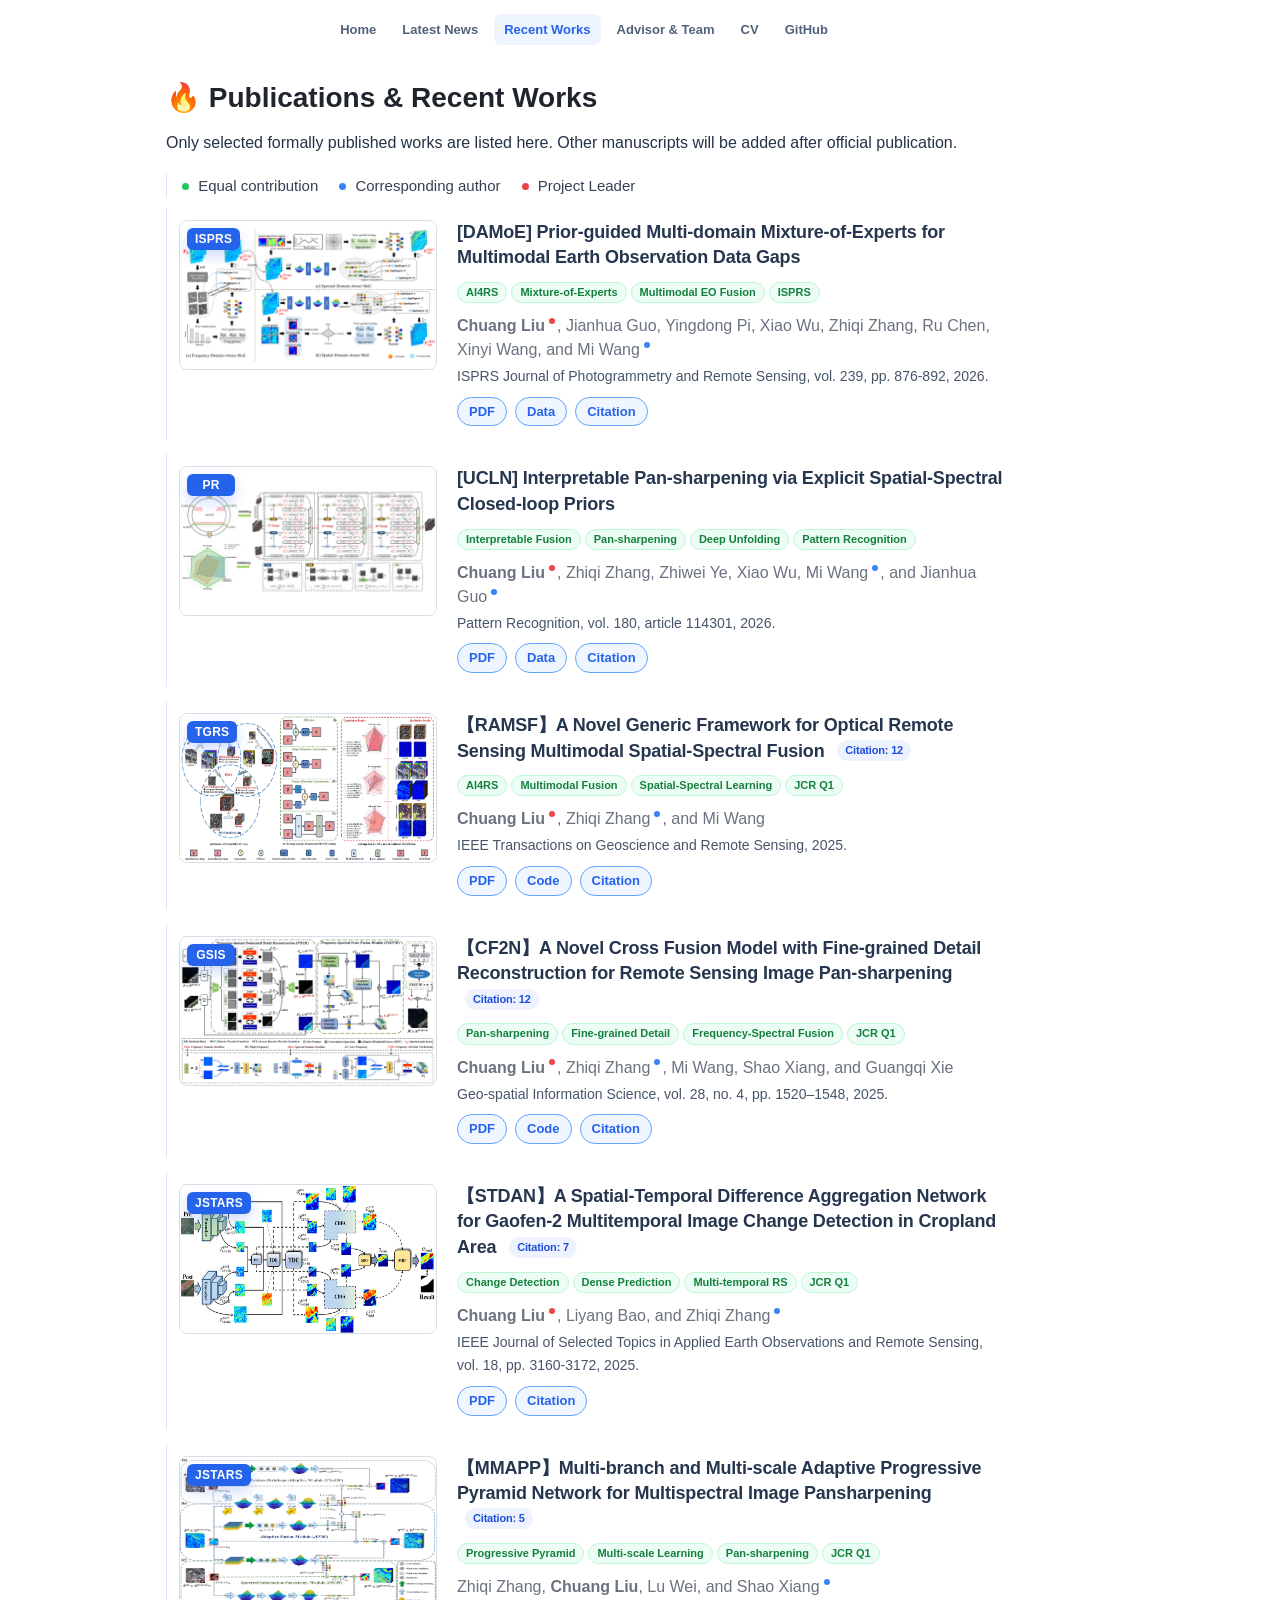
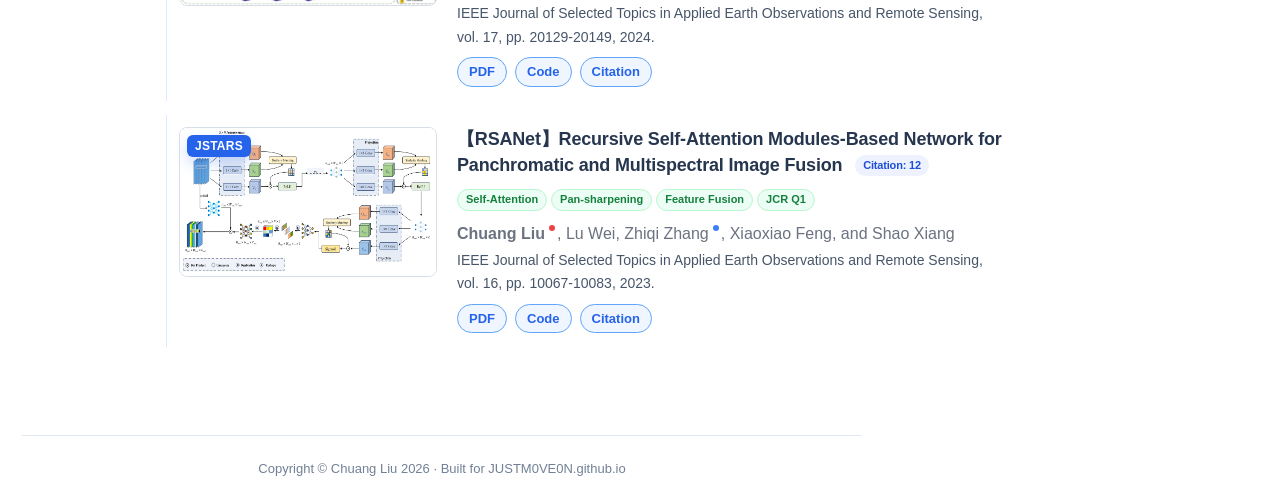
<file: publications.html>
<!DOCTYPE html>

<html lang="en">
<head>
<meta charset="utf-8"/>
<meta content="width=device-width, initial-scale=1.0" name="viewport"/>
<title>Publications | Chuang Liu</title>
<link href="./files/materialize.min.css" media="screen,projection" rel="stylesheet" type="text/css"/>
<link href="./files/style.css" media="screen,projection" rel="stylesheet" type="text/css"/>
<link href="./files/custom.css" media="screen,projection" rel="stylesheet" type="text/css"/>
<link href="./images/favicon.svg" rel="shortcut icon"/>
</head>
<body class="publication-page">
<nav aria-label="Main navigation" class="top-menu publication-top-menu">
<a href="./index.html#home">Home</a>
<a href="./index.html#news">Latest News</a>
<a class="active" href="./index.html#recent_works">Recent Works</a>
<a href="./index.html#team">Advisor &amp; Team</a>
<a href="./cv.html">CV</a>
<a class="github-mini" href="https://github.com/JUSTM0VE0N" rel="noopener" target="_blank" title="GitHub">GitHub</a>
</nav>
<main class="publication-main">
<section class="content-section">
<h1>🔥 Publications &amp; Recent Works</h1>
<p>Only selected formally published works are listed here. Other manuscripts will be added after official publication.</p>
<div aria-label="Author role legend" class="paper-legend">
<span><i class="role-dot equal"></i> Equal contribution</span>
<span><i class="role-dot corr"></i> Corresponding author</span>
<span><i class="role-dot lead"></i> Project Leader</span>
</div>
<article class="work-card">
<div class="work-thumb"><span class="venue-badge">ISPRS</span><img alt="DAMoE thumbnail" src="./images/damoe_thumb.png"/></div>
<div class="work-body">
<div class="work-title">[DAMoE] Prior-guided Multi-domain Mixture-of-Experts for Multimodal Earth Observation Data Gaps</div>
<div class="work-tags"><span>AI4RS</span><span>Mixture-of-Experts</span><span>Multimodal EO Fusion</span><span>ISPRS</span></div>
<div class="work-authors"><b>Chuang Liu</b><sup class="role-dot lead"></sup>, Jianhua Guo, Yingdong Pi, Xiao Wu, Zhiqi Zhang, Ru Chen, Xinyi Wang, and Mi Wang<sup class="role-dot corr"></sup></div>
<div class="work-venue">ISPRS Journal of Photogrammetry and Remote Sensing, vol. 239, pp. 876-892, 2026.</div>
<div class="work-links"><a href="./papers/damoe.pdf" rel="noopener" target="_blank">PDF</a><a href="https://github.com/JUSTM0VE0N/RSMIF_Project" rel="noopener" target="_blank">Data</a><a href="./citations/damoe.bib" rel="noopener" target="_blank">Citation</a></div>
</div>
</article>
<article class="work-card">
<div class="work-thumb"><span class="venue-badge">PR</span><img alt="UCLN thumbnail" src="./images/ucln_thumb.png"/></div>
<div class="work-body">
<div class="work-title">[UCLN] Interpretable Pan-sharpening via Explicit Spatial-Spectral Closed-loop Priors</div>
<div class="work-tags"><span>Interpretable Fusion</span><span>Pan-sharpening</span><span>Deep Unfolding</span><span>Pattern Recognition</span></div>
<div class="work-authors"><b>Chuang Liu</b><sup class="role-dot lead"></sup>, Zhiqi Zhang, Zhiwei Ye, Xiao Wu, Mi Wang<sup class="role-dot corr"></sup>, and Jianhua Guo<sup class="role-dot corr"></sup></div>
<div class="work-venue">Pattern Recognition, vol. 180, article 114301, 2026.</div>
<div class="work-links"><a href="./papers/ucln.pdf" rel="noopener" target="_blank">PDF</a><a href="https://github.com/JUSTM0VE0N/RSMIF_Project" rel="noopener" target="_blank">Data</a><a href="./citations/ucln.bib" rel="noopener" target="_blank">Citation</a></div>
</div>
</article>
<article class="work-card">
<div class="work-thumb"><span class="venue-badge">TGRS</span><img alt="RAMSF thumbnail" src="./images/ramsf_thumb.png"/></div>
<div class="work-body">
<div class="work-title">【RAMSF】A Novel Generic Framework for Optical Remote Sensing Multimodal Spatial-Spectral Fusion <a class="citation-badge scholar-citation" href="https://scholar.google.com.hk/citations?hl=zh-CN&amp;user=1uEs4R8AAAAJ&amp;view_op=list_works&amp;sortby=pubdate" rel="noopener" target="_blank">Citation: 12</a></div>
<div class="work-tags"><span>AI4RS</span><span>Multimodal Fusion</span><span>Spatial-Spectral Learning</span><span>JCR Q1</span></div>
<div class="work-authors"><b>Chuang Liu</b><sup class="role-dot lead"></sup>, Zhiqi Zhang<sup class="role-dot corr"></sup>, and Mi Wang</div>
<div class="work-venue">IEEE Transactions on Geoscience and Remote Sensing, 2025.</div>
<div class="work-links"><a href="./papers/ramsf.pdf" rel="noopener" target="_blank">PDF</a><a href="https://github.com/JUSTM0VE0N/RAMSF" rel="noopener" target="_blank">Code</a><a href="./citations/ramsf.bib" rel="noopener" target="_blank">Citation</a></div>
</div>
</article>
<article class="work-card">
<div class="work-thumb"><span class="venue-badge">GSIS</span><img alt="CF2N thumbnail" src="./images/cf2n_thumb.png"/></div>
<div class="work-body">
<div class="work-title">【CF2N】A Novel Cross Fusion Model with Fine-grained Detail Reconstruction for Remote Sensing Image Pan-sharpening <a class="citation-badge scholar-citation" href="https://scholar.google.com.hk/citations?hl=zh-CN&amp;user=1uEs4R8AAAAJ&amp;view_op=list_works&amp;sortby=pubdate" rel="noopener" target="_blank">Citation: 12</a></div>
<div class="work-tags"><span>Pan-sharpening</span><span>Fine-grained Detail</span><span>Frequency-Spectral Fusion</span><span>JCR Q1</span></div>
<div class="work-authors"><b>Chuang Liu</b><sup class="role-dot lead"></sup>, Zhiqi Zhang<sup class="role-dot corr"></sup>, Mi Wang, Shao Xiang, and Guangqi Xie</div>
<div class="work-venue">Geo-spatial Information Science, vol. 28, no. 4, pp. 1520&ndash;1548, 2025.</div>
<div class="work-links"><a href="./papers/cf2n.pdf" rel="noopener" target="_blank">PDF</a><a href="https://github.com/JUSTM0VE0N/CF2N" rel="noopener" target="_blank">Code</a><a href="./citations/cf2n.bib" rel="noopener" target="_blank">Citation</a></div>
</div>
</article>
<article class="work-card">
<div class="work-thumb"><span class="venue-badge">JSTARS</span><img alt="STDAN thumbnail" src="./images/stdan_thumb.png"/></div>
<div class="work-body">
<div class="work-title">【STDAN】A Spatial-Temporal Difference Aggregation Network for Gaofen-2 Multitemporal Image Change Detection in Cropland Area <a class="citation-badge scholar-citation" href="https://scholar.google.com.hk/citations?hl=zh-CN&amp;user=1uEs4R8AAAAJ&amp;view_op=list_works&amp;sortby=pubdate" rel="noopener" target="_blank">Citation: 7</a></div>
<div class="work-tags"><span>Change Detection</span><span>Dense Prediction</span><span>Multi-temporal RS</span><span>JCR Q1</span></div>
<div class="work-authors"><b>Chuang Liu</b><sup class="role-dot lead"></sup>, Liyang Bao, and Zhiqi Zhang<sup class="role-dot corr"></sup></div>
<div class="work-venue">IEEE Journal of Selected Topics in Applied Earth Observations and Remote Sensing, vol. 18, pp. 3160-3172, 2025.</div>
<div class="work-links"><a href="./papers/stdan.pdf" rel="noopener" target="_blank">PDF</a><a href="./citations/stdan.bib" rel="noopener" target="_blank">Citation</a></div>
</div>
</article>
<article class="work-card">
<div class="work-thumb"><span class="venue-badge">JSTARS</span><img alt="MMAPP thumbnail" src="./images/mmapp_thumb.png"/></div>
<div class="work-body">
<div class="work-title">【MMAPP】Multi-branch and Multi-scale Adaptive Progressive Pyramid Network for Multispectral Image Pansharpening <a class="citation-badge scholar-citation" href="https://scholar.google.com.hk/citations?hl=zh-CN&amp;user=1uEs4R8AAAAJ&amp;view_op=list_works&amp;sortby=pubdate" rel="noopener" target="_blank">Citation: 5</a></div>
<div class="work-tags"><span>Progressive Pyramid</span><span>Multi-scale Learning</span><span>Pan-sharpening</span><span>JCR Q1</span></div>
<div class="work-authors">Zhiqi Zhang, <b>Chuang Liu</b>, Lu Wei, and Shao Xiang<sup class="role-dot corr"></sup></div>
<div class="work-venue">IEEE Journal of Selected Topics in Applied Earth Observations and Remote Sensing, vol. 17, pp. 20129-20149, 2024.</div>
<div class="work-links"><a href="./papers/mmapp.pdf" rel="noopener" target="_blank">PDF</a><a href="https://github.com/JUSTM0VE0N/MMAPP" rel="noopener" target="_blank">Code</a><a href="./citations/mmapp.bib" rel="noopener" target="_blank">Citation</a></div>
</div>
</article>
<article class="work-card">
<div class="work-thumb"><span class="venue-badge">JSTARS</span><img alt="RSANet thumbnail" src="./images/rsanet_thumb.png"/></div>
<div class="work-body">
<div class="work-title">【RSANet】Recursive Self-Attention Modules-Based Network for Panchromatic and Multispectral Image Fusion <a class="citation-badge scholar-citation" href="https://scholar.google.com.hk/citations?hl=zh-CN&amp;user=1uEs4R8AAAAJ&amp;view_op=list_works&amp;sortby=pubdate" rel="noopener" target="_blank">Citation: 12</a></div>
<div class="work-tags"><span>Self-Attention</span><span>Pan-sharpening</span><span>Feature Fusion</span><span>JCR Q1</span></div>
<div class="work-authors"><b>Chuang Liu</b><sup class="role-dot lead"></sup>, Lu Wei, Zhiqi Zhang<sup class="role-dot corr"></sup>, Xiaoxiao Feng, and Shao Xiang</div>
<div class="work-venue">IEEE Journal of Selected Topics in Applied Earth Observations and Remote Sensing, vol. 16, pp. 10067-10083, 2023.</div>
<div class="work-links"><a href="./papers/rsanet.pdf" rel="noopener" target="_blank">PDF</a><a href="https://github.com/JUSTM0VE0N/RSANet" rel="noopener" target="_blank">Code</a><a href="./citations/rsanet.bib" rel="noopener" target="_blank">Citation</a></div>
</div>
</article>
</section>
</main>
<footer class="site-footer">Copyright © Chuang Liu 2026 · Built for JUSTM0VE0N.github.io</footer>
</body>
</html>
</file>
<file: files/custom.css>
:root {
  --ink: #0f172a;
  --muted: #475569;
  --line: #dbe3ea;
  --soft: #f8fafc;
  --blue: #0369a1;
}
html { scroll-behavior: smooth; }
body { color: var(--ink); line-height: 1.72; }
nav ul a { padding: 0 9px; color: #263238; font-weight: 500; }
nav ul a.active { color: #0277bd; border-bottom: 3px solid #0277bd; }
.parallax-container { min-height: 560px; }
.cover-block { padding-top: 105px; }
.profile-content-block { text-shadow: 0 2px 10px rgba(0,0,0,.35); }
.profile-name { font-size: 2.2rem; font-weight: 700; }
.profile-link a { color: #e1f5fe; text-decoration: underline; }
.profile-photo { width: 260px; height: 260px; object-fit: cover; border-radius: 16px; background: white; border: 5px solid rgba(255,255,255,.85); }
.social-photo { width: 38px; height: 38px; object-fit: contain; margin-right: 10px; vertical-align: middle; border-radius: 8px; background: rgba(255,255,255,.9); padding: 2px; }
.social-pill { display: inline-flex; align-items: center; height: 38px; padding: 0 12px; border-radius: 8px; background: rgba(255,255,255,.92); color: #166534 !important; font-weight: 800; vertical-align: middle; text-shadow: none; }
.section { padding-top: 30px; padding-bottom: 32px; }
.about-section, .education-section, .awards-section { background: #ffffff; }
.news-section, .projects-section, .preprints-section, .collab-section { background: var(--soft); }
.title { font-size: 2.0rem; font-weight: 700; letter-spacing: .01em; }
.highlight-note {
  border-left: 5px solid #0284c7;
  background: #eff6ff;
  padding: 16px 20px;
  border-radius: 12px;
  line-height: 1.75;
}
.chinese-note { font-size: 1.03rem; }
.meta-chip {
  display: inline-block;
  background: #e0f2fe;
  color: #075985;
  border-radius: 999px;
  padding: 4px 11px;
  margin: 4px 4px 4px 0;
  font-size: 13px;
  font-weight: 600;
}
.paper-card, .project-card, .timeline-card {
  background: #fff;
  border: 1px solid var(--line);
  border-radius: 18px;
  padding: 18px;
  margin: 14px 0;
  box-shadow: 0 10px 22px rgba(15, 23, 42, .045);
}
.paper-topic { color: var(--blue); font-weight: 800; font-size: 13px; text-transform: uppercase; letter-spacing: .035em; }
.paper-title { font-size: 1.12rem; font-weight: 750; margin: 5px 0; }
.paper-author { color: #334155; }
.paper-conf { color: #475569; }
.paper-links a, .project-links a { margin-right: 12px; font-weight: 700; }
.project-thumb { width: 100%; border-radius: 14px; border: 1px solid #e2e8f0; }
.project-card { min-height: 328px; }
.timeline-date { color: var(--blue); font-weight: 800; margin-bottom: 3px; }
.news-list li { margin: 9px 0; }
.patent-list li, .publication-list li { margin: 9px 0; }
.more-link { font-weight: 800; }
.cv-header { display: grid; grid-template-columns: 150px 1fr; gap: 24px; align-items: start; }
.cv-header img { width: 150px; height: 150px; object-fit: cover; border-radius: 16px; border: 1px solid var(--line); }
.footer-copyright { padding: 18px; }
.todo-table td:first-child { font-weight: 700; width: 190px; }
@media only screen and (max-width: 992px) {
  .parallax-container { min-height: 680px; }
  .cover-block { padding-top: 70px; }
  nav ul.left { overflow-x: auto; white-space: nowrap; width: 100%; }
  nav ul.left li { float: none; display: inline-block; }
}
@media only screen and (max-width: 600px) {
  .profile-photo { width: 210px; height: 210px; }
  .profile-name { font-size: 1.8rem; }
  .cv-header { grid-template-columns: 1fr; }
}

/* Readability fix for the homepage hero section. */
#home {
  position: relative;
  background: linear-gradient(120deg, rgba(3, 21, 37, 0.92), rgba(12, 74, 110, 0.82)), url("../images/homepage_bg_remote_sensing.svg") center center / cover no-repeat;
}
#home .container {
  position: relative;
  z-index: 2;
}
#home .parallax {
  display: none;
}
.profile-content-block {
  color: #f8fafc;
  background: rgba(2, 6, 23, 0.58);
  border: 1px solid rgba(255, 255, 255, 0.22);
  border-radius: 18px;
  padding: 22px 26px !important;
  box-shadow: 0 18px 45px rgba(15, 23, 42, 0.22);
  text-shadow: none;
}
.profile-content-block hr {
  border: 0;
  border-top: 1px solid rgba(255, 255, 255, 0.38);
}
.profile-link {
  color: #f8fafc;
}
.profile-link a {
  color: #bae6fd;
  font-weight: 700;
  text-decoration: none;
}
.profile-link a:hover {
  color: #ffffff;
  text-decoration: underline;
}
.profile-name {
  color: #ffffff;
  text-shadow: 0 2px 8px rgba(0, 0, 0, 0.3);
}
@media only screen and (max-width: 992px) {
  .profile-content-block {
    margin-top: 18px;
  }
}

/* Consistent icon links in the homepage hero section. */
.social-links {
  display: flex;
  align-items: center;
  gap: 12px;
  margin-top: 18px;
  flex-wrap: wrap;
}
.social-icon-link {
  width: 44px;
  height: 44px;
  display: inline-flex;
  align-items: center;
  justify-content: center;
  border-radius: 10px;
  background: rgba(255,255,255,.94);
  box-shadow: 0 6px 18px rgba(15,23,42,.18);
  text-decoration: none !important;
  overflow: hidden;
  box-sizing: border-box;
}
.social-icon {
  width: 44px;
  height: 44px;
  object-fit: contain;
  display: block;
  border-radius: 10px;
  padding: 5px;
  background: rgba(255,255,255,.94);
  box-sizing: border-box;
}
.social-icon-text {
  display: inline-flex;
  align-items: center;
  justify-content: center;
  color: #166534;
  font-size: 10px;
  line-height: 1;
  font-weight: 900;
  letter-spacing: .02em;
  text-shadow: none;
}
.social-icon-link:hover {
  transform: translateY(-1px);
  box-shadow: 0 10px 24px rgba(15,23,42,.22);
}

/* Recent Works layout, inspired by compact academic publication lists. */
.paper-legend {
  display: flex;
  align-items: center;
  gap: 18px;
  flex-wrap: wrap;
  margin: 8px 0 14px;
  color: #334155;
  font-size: 1rem;
}
.role-dot {
  display: inline-block;
  width: 7px;
  height: 7px;
  border-radius: 50%;
  vertical-align: middle;
  margin: 0 5px 1px 3px;
}
.role-dot.equal { background: #22c55e; }
.role-dot.corr { background: #3b82f6; }
.role-dot.lead { background: #ef4444; }
sup.role-dot {
  width: 6px;
  height: 6px;
  margin-left: 4px;
  margin-right: 2px;
  position: relative;
  top: -0.45em;
}
.work-card {
  display: grid;
  grid-template-columns: 270px minmax(0, 1fr);
  gap: 18px;
  align-items: start;
  padding: 12px 0 14px 0;
  margin: 10px 0 14px;
  border-left: 1px solid #dbeafe;
  background: transparent;
  box-shadow: none;
}
.work-thumb {
  padding-left: 12px;
}
.work-thumb img {
  width: 100%;
  height: 118px;
  object-fit: cover;
  border-radius: 8px;
  border: 1px solid #e2e8f0;
  background: #fff;
}
.work-title {
  color: #27364f;
  font-size: 1.24rem;
  line-height: 1.42;
  font-weight: 700;
  letter-spacing: -.01em;
}
.citation-badge {
  display: inline-block;
  font-size: 11px;
  line-height: 1;
  padding: 5px 8px;
  border-radius: 999px;
  color: #1d4ed8;
  background: #eef2ff;
  font-weight: 800;
  vertical-align: middle;
  white-space: nowrap;
}
.work-tags {
  margin: 7px 0 6px;
}
.work-tags span {
  display: inline-block;
  margin: 0 4px 5px 0;
  padding: 3px 9px;
  border-radius: 999px;
  border: 1px solid #bbf7d0;
  background: #ecfdf5;
  color: #15803d;
  font-size: 12px;
  line-height: 1.2;
  font-weight: 600;
}
.work-authors {
  color: #697386;
  font-size: 1.02rem;
  line-height: 1.5;
}
.work-venue {
  color: #475569;
  font-size: .96rem;
  margin-top: 2px;
}
.work-links {
  margin-top: 8px;
}
.work-links a {
  display: inline-block;
  margin-right: 8px;
  padding: 3px 11px;
  border: 1px solid #60a5fa;
  border-radius: 999px;
  color: #2563eb;
  background: #eff6ff;
  font-weight: 800;
  font-size: 13px;
  text-decoration: none;
}
.work-links a:hover {
  background: #dbeafe;
  text-decoration: none;
}
.work-links .disabled-link {
  color: #94a3b8;
  border-color: #cbd5e1;
  background: #f8fafc;
  cursor: default;
  pointer-events: none;
}
.compact-work .work-thumb img {
  height: 96px;
}
.compact-work .work-title {
  font-size: 1.12rem;
}
@media only screen and (max-width: 800px) {
  .work-card {
    grid-template-columns: 1fr;
    gap: 10px;
    border-left: none;
    border-top: 1px solid #dbeafe;
    padding-top: 16px;
  }
  .work-thumb {
    padding-left: 0;
  }
  .work-thumb img {
    max-width: 360px;
    height: auto;
  }
  .work-title {
    font-size: 1.12rem;
  }
}

/* Split academic homepage layout inspired by compact lab/profile pages. */
body.split-layout {
  margin: 0;
  background: #ffffff;
  color: #243246;
  font-family: -apple-system, BlinkMacSystemFont, "Segoe UI", "Helvetica Neue", Arial, "Noto Sans", "PingFang SC", "Microsoft YaHei", sans-serif;
  font-size: 16px;
  line-height: 1.68;
}
body.split-layout a {
  color: #0f4bc4;
  text-decoration: none;
}
body.split-layout a:hover {
  color: #2563eb;
  text-decoration: underline;
}
.profile-sidebar {
  position: fixed;
  inset: 0 auto 0 0;
  width: 330px;
  padding: 44px 34px 28px;
  border-right: 1px solid #d9dee8;
  background: #fff;
  text-align: center;
  overflow-y: auto;
  z-index: 10;
}
.sidebar-brand {
  margin-bottom: 34px;
  line-height: 1.15;
}
.brand-title {
  font-size: 31px;
  font-weight: 900;
  color: #9a3f05;
  letter-spacing: -.03em;
}
.brand-subtitle {
  margin-top: 4px;
  font-size: 20px;
  color: #a33f0a;
  font-weight: 800;
}
.sidebar-photo {
  width: 138px;
  height: 138px;
  object-fit: cover;
  border-radius: 50%;
  border: 1px solid #eef2f7;
  box-shadow: 0 10px 25px rgba(15, 23, 42, .10);
  margin: 6px auto 18px;
  display: block;
}
.sidebar-name {
  font-size: 20px;
  font-weight: 800;
  color: #334155;
  margin: 8px 0 0;
}
.sidebar-cn {
  color: #64748b;
  font-size: 15px;
  margin-bottom: 8px;
}
.side-badges {
  display: flex;
  flex-direction: column;
  align-items: center;
  gap: 7px;
  margin: 12px 0 20px;
}
.side-badges span {
  color: #2563eb;
  background: #dbeafe;
  border-radius: 999px;
  padding: 3px 10px;
  font-size: 13px;
  line-height: 1.35;
  font-weight: 600;
}
.sidebar-divider {
  margin: 16px 0 18px;
  color: #64748b;
  font-size: 13px;
  display: flex;
  align-items: center;
  gap: 10px;
}
.sidebar-divider::before,
.sidebar-divider::after {
  content: "";
  height: 1px;
  flex: 1;
  border-top: 1px dashed #dbe3ea;
}
.sidebar-links {
  display: flex;
  justify-content: center;
  align-items: center;
  gap: 12px;
  flex-wrap: wrap;
}
.sidebar-links a {
  width: 32px;
  height: 32px;
  display: inline-flex;
  align-items: center;
  justify-content: center;
  overflow: hidden;
  border-radius: 9px;
  transition: transform .18s ease, box-shadow .18s ease;
  background: #fff;
}
.sidebar-links a:hover {
  transform: translateY(-2px);
  box-shadow: 0 7px 18px rgba(15, 23, 42, .13);
  text-decoration: none;
}
.sidebar-links img {
  width: 32px;
  height: 32px;
  object-fit: contain;
  border-radius: 8px;
  display: block;
}
.main-panel {
  margin-left: 330px;
  width: calc(100% - 330px);
  min-height: 100vh;
  background: #fff;
  padding: 14px 46px 36px;
}
.top-menu {
  position: sticky;
  top: 0;
  z-index: 8;
  height: auto;
  line-height: 1;
  box-shadow: none;
  background: rgba(255, 255, 255, .94);
  backdrop-filter: blur(8px);
  display: flex;
  justify-content: flex-end;
  align-items: center;
  gap: 6px;
  padding: 0 0 28px;
}
.top-menu a {
  display: inline-flex;
  align-items: center;
  justify-content: center;
  min-height: 31px;
  color: #52627a;
  font-size: 13px;
  font-weight: 600;
  padding: 7px 10px;
  border-radius: 7px;
}
.top-menu a:hover,
.top-menu a.active {
  background: #eef5ff;
  color: #2563eb;
  text-decoration: none;
}
.github-mini {
  font-weight: 800 !important;
}
.content-section {
  max-width: 930px;
  padding: 8px 0 22px;
  margin: 0 auto;
  background: transparent !important;
}
body.split-layout #home {
  position: relative;
  min-height: 0;
  color: #243246;
  background: transparent !important;
}
.intro-section h1 {
  margin: 0 0 8px;
  color: #111827;
  font-size: 30px;
  line-height: 1.2;
  font-weight: 900;
  letter-spacing: -.02em;
}
.intro-role {
  color: #667085;
  font-size: 17px;
  line-height: 1.55;
  margin: 3px 0;
  font-weight: 650;
}
.intro-email {
  color: #334155;
  font-size: 14px;
  margin: 8px 0 12px;
  padding-bottom: 12px;
  border-bottom: 1px solid #cbd5e1;
}
.recruiting-note {
  color: #ef0000;
  font-size: 16px;
  line-height: 1.7;
  font-weight: 750;
  margin: 10px 0 26px;
}
.recruiting-note p {
  margin: 6px 0;
}
.content-section h2 {
  margin: 16px 0 14px;
  color: #20242c;
  font-size: 23px;
  font-weight: 900;
  letter-spacing: -.02em;
}
.interest-tags {
  display: flex;
  gap: 6px;
  flex-wrap: wrap;
  margin: 12px 0 4px;
}
.interest-tags span {
  display: inline-flex;
  align-items: center;
  border-radius: 999px;
  background: #edf4ff;
  color: #1554c0;
  font-size: 12px;
  font-weight: 700;
  padding: 4px 9px;
}
.news-timeline,
.timeline-list {
  border-left: 1px solid #dbeafe;
  margin-left: 12px;
  padding-left: 0;
}
.news-row,
.timeline-row {
  display: grid;
  grid-template-columns: 88px minmax(0, 1fr);
  gap: 18px;
  margin: 0 0 18px;
}
.news-row time,
.timeline-row time {
  color: #7a7f89;
  font-size: 16px;
  text-align: right;
  padding-top: 2px;
}
.news-row p,
.timeline-row p {
  margin: 0;
  color: #304057;
}
.paper-legend {
  border-left: 1px solid #dbeafe;
  padding-left: 12px;
  margin: 4px 0 6px;
}
.work-card {
  display: grid;
  grid-template-columns: 250px minmax(0, 1fr);
  gap: 20px;
  align-items: start;
  padding: 12px 0 14px 0;
  margin: 10px 0 14px;
  border-left: 1px solid #dbeafe;
  background: transparent;
  box-shadow: none;
}
.work-thumb {
  padding-left: 12px;
}
.work-thumb img {
  width: 100%;
  height: 116px;
  object-fit: cover;
  border-radius: 8px;
  border: 1px solid #d8dee9;
  background: #fff;
}
.work-title {
  color: #27364f;
  font-size: 18px;
  line-height: 1.42;
  font-weight: 700;
  letter-spacing: -.01em;
}
.work-authors {
  color: #6b7280;
  font-size: 16px;
  line-height: 1.5;
}
.work-venue {
  color: #475569;
  font-size: 14px;
  margin-top: 3px;
}
.work-tags span {
  font-size: 11px;
  padding: 3px 8px;
}
.experience-list {
  display: grid;
  gap: 12px;
}
.experience-card {
  border-left: 4px solid #2563eb;
  background: #f8fbff;
  border-radius: 12px;
  padding: 13px 16px;
}
.experience-card p {
  margin: 5px 0 0;
  color: #475569;
}
.blue-button {
  display: inline-flex;
  align-items: center;
  justify-content: center;
  background: #eaf2ff;
  color: #0f4bc4 !important;
  border: 1px solid #bfdbfe;
  border-radius: 999px;
  padding: 7px 14px;
  font-weight: 800;
}
.blue-button:hover {
  background: #dbeafe;
  text-decoration: none !important;
}
.compact-list {
  padding-left: 22px;
}
.compact-list li {
  margin: 8px 0;
}
.more-line a {
  font-weight: 800;
}
.site-footer {
  max-width: 930px;
  margin: 16px auto 0;
  padding: 22px 0 14px;
  border-top: 1px solid #e2e8f0;
  text-align: center;
  color: #718096;
  font-size: 13px;
}
@media only screen and (max-width: 980px) {
  .profile-sidebar {
    position: relative;
    width: 100%;
    min-height: 0;
    border-right: 0;
    border-bottom: 1px solid #d9dee8;
    padding: 30px 20px 24px;
  }
  .main-panel {
    margin-left: 0;
    width: 100%;
    padding: 12px 22px 30px;
  }
  .top-menu {
    justify-content: center;
    overflow-x: auto;
    padding-bottom: 18px;
  }
  .work-card {
    grid-template-columns: 1fr;
    border-left: none;
    border-top: 1px solid #dbeafe;
    padding-top: 16px;
  }
  .work-thumb {
    padding-left: 0;
  }
  .work-thumb img {
    max-width: 340px;
    height: auto;
  }
}
@media only screen and (max-width: 620px) {
  .main-panel {
    padding: 10px 16px 24px;
  }
  .news-row,
  .timeline-row {
    grid-template-columns: 1fr;
    gap: 2px;
  }
  .news-row time,
  .timeline-row time {
    text-align: left;
    font-weight: 800;
  }
  .brand-title {
    font-size: 28px;
  }
  .intro-section h1 {
    font-size: 27px;
  }
}


/* Uniform sidebar link icons: user-provided GitHub / Email / Google Scholar / ORCID assets. */
.sidebar-links a {
  width: 34px;
  height: 34px;
  flex: 0 0 34px;
  border-radius: 9px;
}
.sidebar-links img {
  width: 28px;
  height: 28px;
  object-fit: contain;
  border-radius: 7px;
}


/* Sidebar cleanup: remove top brand area and add WeChat QR under link icons. */
.profile-sidebar {
  padding-top: 36px;
}
.sidebar-photo {
  margin-top: 0;
}
.wechat-qr-block {
  width: 138px;
  margin: 18px auto 0;
}
.wechat-qr-block img {
  width: 138px;
  height: 138px;
  object-fit: contain;
  display: block;
  border-radius: 10px;
  border: 1px solid #e5e7eb;
  background: #ffffff;
  padding: 5px;
  box-shadow: 0 8px 20px rgba(15, 23, 42, .08);
}
@media only screen and (max-width: 980px) {
  .wechat-qr-block,
  .wechat-qr-block img {
    width: 138px;
    height: 138px;
  }
}

/* Recent Works thumbnail update: use paper figures, preserve aspect ratio. */
.work-card {
  grid-template-columns: 270px minmax(0, 1fr);
}
.work-thumb img {
  width: 100%;
  height: 150px;
  object-fit: contain;
  object-position: center;
  padding: 4px;
  background: #ffffff;
}
.work-links a {
  min-width: 0;
  text-align: center;
}
@media only screen and (max-width: 800px) {
  .work-thumb img {
    height: auto;
    max-height: 220px;
  }
}

/* Publications standalone page layout. */
body.publication-page {
  margin: 0;
  background: #fff;
  color: #243246;
  font-family: -apple-system, BlinkMacSystemFont, "Segoe UI", "Helvetica Neue", Arial, "Noto Sans", "PingFang SC", "Microsoft YaHei", sans-serif;
  font-size: 16px;
  line-height: 1.68;
}
.publication-top-menu {
  max-width: 1040px;
  margin: 0 auto;
  padding: 14px 24px 18px;
}
.publication-main {
  max-width: 1040px;
  margin: 0 auto;
  padding: 0 24px 36px;
}
.publication-page h1 {
  font-size: 28px;
  font-weight: 900;
  margin: 12px 0 8px;
  color: #20242c;
}

/* Centered desktop layout refinement: keep the sidebar and top navigation closer to the page center on wide screens. */
@media only screen and (min-width: 981px) {
  body.split-layout {
    --page-width: 1220px;
    --side-width: 320px;
    --page-gutter: max(0px, calc((100vw - var(--page-width)) / 2));
  }
  .profile-sidebar {
    left: var(--page-gutter);
    width: var(--side-width);
    padding-left: 28px;
    padding-right: 28px;
  }
  .main-panel {
    margin-left: calc(var(--page-gutter) + var(--side-width));
    width: min(calc(100vw - var(--page-gutter) - var(--side-width)), calc(var(--page-width) - var(--side-width)));
    padding-left: 28px;
    padding-right: 28px;
  }
  .top-menu {
    max-width: 840px;
    margin-left: 22px;
    margin-right: 0;
    justify-content: flex-end;
  }
  .content-section,
  .site-footer {
    max-width: 840px;
    margin-left: 22px;
    margin-right: 0;
  }
}

.full-list-link {
  margin: 8px 0 2px;
  padding-left: 12px;
  font-weight: 800;
}
.full-list-link a {
  color: #0f4bc4;
}

/* Google Scholar citation badges shown next to paper titles. */
.scholar-citation {
  margin-left: 8px;
  text-decoration: none !important;
  position: relative;
  top: -1px;
}
.scholar-citation:hover {
  color: #ffffff;
  background: #2563eb;
}


/* Venue badges on Recent Works thumbnails. */
.work-thumb {
  position: relative;
}
.venue-badge {
  position: absolute;
  top: 8px;
  left: 20px;
  z-index: 2;
  display: inline-flex;
  align-items: center;
  justify-content: center;
  min-width: 48px;
  height: 22px;
  padding: 0 8px;
  border-radius: 6px;
  background: #2563eb;
  color: #ffffff;
  font-size: 12px;
  line-height: 1;
  font-weight: 900;
  letter-spacing: .02em;
  box-shadow: 0 6px 14px rgba(37, 99, 235, .22);
}
@media only screen and (max-width: 800px) {
  .venue-badge {
    left: 8px;
  }
}

/* CV page that mirrors homepage content. */
.cv-live-page .cv-live-main {
  padding-top: 8px;
}
.cv-live-intro {
  border-bottom: 1px solid #e2e8f0;
  margin-bottom: 12px;
}
.cv-live-content .content-section {
  padding-top: 12px;
  padding-bottom: 18px;
  border-bottom: 1px solid #eef2f7;
}
.cv-live-content .content-section:last-child {
  border-bottom: 0;
}
.cv-live-content #cv-home .intro-email {
  border-bottom: 0;
}
@media print {
  .publication-top-menu,
  .cv-live-intro .no-print,
  .full-list-link,
  .work-links,
  .site-footer {
    display: none !important;
  }
  .publication-main,
  .content-section {
    max-width: none !important;
    padding: 0 !important;
    margin: 0 !important;
  }
  body {
    font-size: 11pt !important;
    line-height: 1.4 !important;
  }
  .work-card {
    break-inside: avoid;
    page-break-inside: avoid;
  }
}

/* Final layout refinements requested by Chuang Liu. */
@media only screen and (min-width: 981px) {
  /* Align the left profile photo with the right-side name/title block. */
  .profile-sidebar {
    padding-top: 88px;
  }

  /* Keep Recent Works thumbnails fixed and stretch paper figures to a uniform size. */
  .work-card {
    grid-template-columns: 270px minmax(0, 1fr);
  }
  .work-thumb {
    width: 270px;
    height: 150px;
    padding-left: 12px;
    box-sizing: border-box;
  }
  .work-thumb img {
    width: 258px;
    height: 150px;
    max-width: none;
    max-height: none;
    object-fit: fill;
    object-position: center;
    padding: 0;
    box-sizing: border-box;
  }
}

@media only screen and (max-width: 980px) {
  .profile-sidebar {
    padding-top: 30px;
  }
  .work-thumb {
    width: 100%;
    height: 180px;
    padding-left: 0;
  }
  .work-thumb img {
    width: 100%;
    height: 180px;
    max-width: none;
    max-height: none;
    object-fit: fill;
    padding: 0;
  }
}


/* Navigation anchors and static CV page refinements. */
.scrollspy,
.content-section {
  scroll-margin-top: 78px;
}
@media only screen and (min-width: 981px) {
  .top-menu a {
    white-space: nowrap;
  }
}
.cv-page-static .cv-section {
  color: #222;
  line-height: 1.62;
}
.cv-page-static .cv-section h1 {
  margin: 0 0 8px;
  color: #111827;
  font-size: 30px;
  line-height: 1.2;
  font-weight: 900;
  letter-spacing: -.02em;
}
.cv-page-static .cv-subtitle,
.cv-page-static .cv-contact {
  margin: 4px 0;
  color: #334155;
}
.cv-page-static .cv-contact {
  padding-bottom: 12px;
  border-bottom: 1px solid #cbd5e1;
}
.cv-page-static .cv-section h2 {
  font-size: 23px;
  line-height: 1.25;
  margin: 22px 0 10px;
  color: #20242c;
  font-weight: 900;
}
.cv-page-static .cv-section p {
  margin: 8px 0;
}
.cv-list,
.cv-pub-list {
  margin: 6px 0 10px;
  padding-left: 18px;
}
.cv-list li,
.cv-pub-list li {
  margin: 7px 0;
}
.cv-list.inline-list {
  list-style: circle;
  columns: 2;
  column-gap: 34px;
}
.cv-small-link {
  font-weight: 800;
}
.cv-print {
  margin-top: 24px !important;
}
@media only screen and (max-width: 700px) {
  .cv-list.inline-list {
    columns: 1;
  }
}
@media print {
  .cv-page-static .profile-sidebar,
  .cv-page-static .top-menu,
  .cv-page-static .site-footer,
  .cv-print {
    display: none !important;
  }
  .cv-page-static .main-panel {
    margin: 0 !important;
    width: 100% !important;
    padding: 0 !important;
  }
  .cv-page-static .content-section {
    max-width: none !important;
    margin: 0 !important;
    padding: 0 !important;
  }
  .cv-page-static body,
  .cv-page-static .cv-section {
    font-size: 10.5pt !important;
    line-height: 1.35 !important;
  }
}
</file>
<file: files/style.css>
/* Custom Stylesheet */
/**
 * Use this file to override Materialize files so you can update
 * the core Materialize files in the future
 *
 * Made By MaterializeCSS.com
 */
html{
 }
body{
    font-family: Palatino Linotype, Helvetica Neue, Helvetica, Arial, sans-serif;
    font-size: 13pt;
}
.profile-section{
    background: #f7f7f7;
}

.news-section{
    background: #f7f7f7;
}

.projects-section{
    background: #f7f7f7;
}


.title{
    font-size: 20pt;
    font-weight: bold;
}
.subtitle{
    font-size: 16pt;
    font-weight: bold;
}


.nav-item{
    font-size: 12pt !important;
    color: black;
}

.nav-menu{
  color:black;
}

.cover-block {
  padding-top: 50px;
}

.profile-link{
  font-size: 13pt;
}

.profile-link a {
  color: white;
}
.profile-link a:hover {
  color: #DDDDDD;
}

.profile-block {
    background-color: #fff;
    transition: box-shadow .25s;
    border-radius: 20px;
}

.profile-image-block {
    vertical-align: middle;
}

.profile-content-block{
    color: white;
    padding-top: 10px !important;
}

.profile-photo{
    border-radius: 125px !important;
    border-color: white;
    margin: 10px;
}

.profile-name{
  font-size: 32px;
  font-weight: bold;

  font-family: Palatino Linotype, Helvetica Neue, Helvetica, Arial, sans-serif;
}

.about-card{
    border-radius: 40px;
}


.social-photo{
    width: 70px !important;
    margin-right: 10px;
    padding-bottom: 10px;
}

.social-photo{
    -webkit-transition: all 0.25s ease; /* Safari and Chrome */
    -moz-transition: all 0.25s ease; /* Firefox */
    -o-transition: all 0.25s ease; /* IE 9 */
    -ms-transition: all 0.25s ease; /* Opera */
    transition: all 0.25s ease;
}
.social-photo:hover {
    -webkit-transform:scale(1.2); /* Safari and Chrome */
    -moz-transform:scale(1.2); /* Firefox */
    -ms-transform:scale(1.2); /* IE 9 */
    -o-transform:scale(1.2); /* Opera */
     transform:scale(1.2);
}


.collection {
    border: 0px !important;
}
.collection-item{
    border: 0px !important;
}

.icon {
    width: 15px;
    margin-right: 5px;
    vertical-align: middle;
}
.news-date {
    width: 120px !important;
}

.test{
    border: 10px solid;
}


.parallax-container {
  min-height: 380px;
  line-height: 0;
  height: auto;
  color: rgba(255,255,255,.9);
}
  .parallax-container .section {
    width: 100%;
  }

@media only screen and (max-width : 992px) {
  .parallax-container .section {
    position: absolute;
    top: 40%;
  }
  #home .section {
    top: 10%;
  }
}

@media only screen and (max-width : 600px) {
  #home .section {
    top: 10%;
  }
}

@media only screen and (max-width : 992px) {
  .profile-content-block {
    text-align: center;
  }
}


.paper-title{
  font-size: 20px;
  font-weight: bold;
  color: black;
}

.paper-author{
  font-size: 16px !important;
  margin-top: 10px;
}

.paper-conf{
  font-size: 16px !important;
  font-style: italic !important;
}

a {
  color: #002db3;
}
a:hover{
  color: #3366ff;
}

.publication-hr{
  border: 0;
  border-top: 1px solid #DDDDDD;
}
</file>
